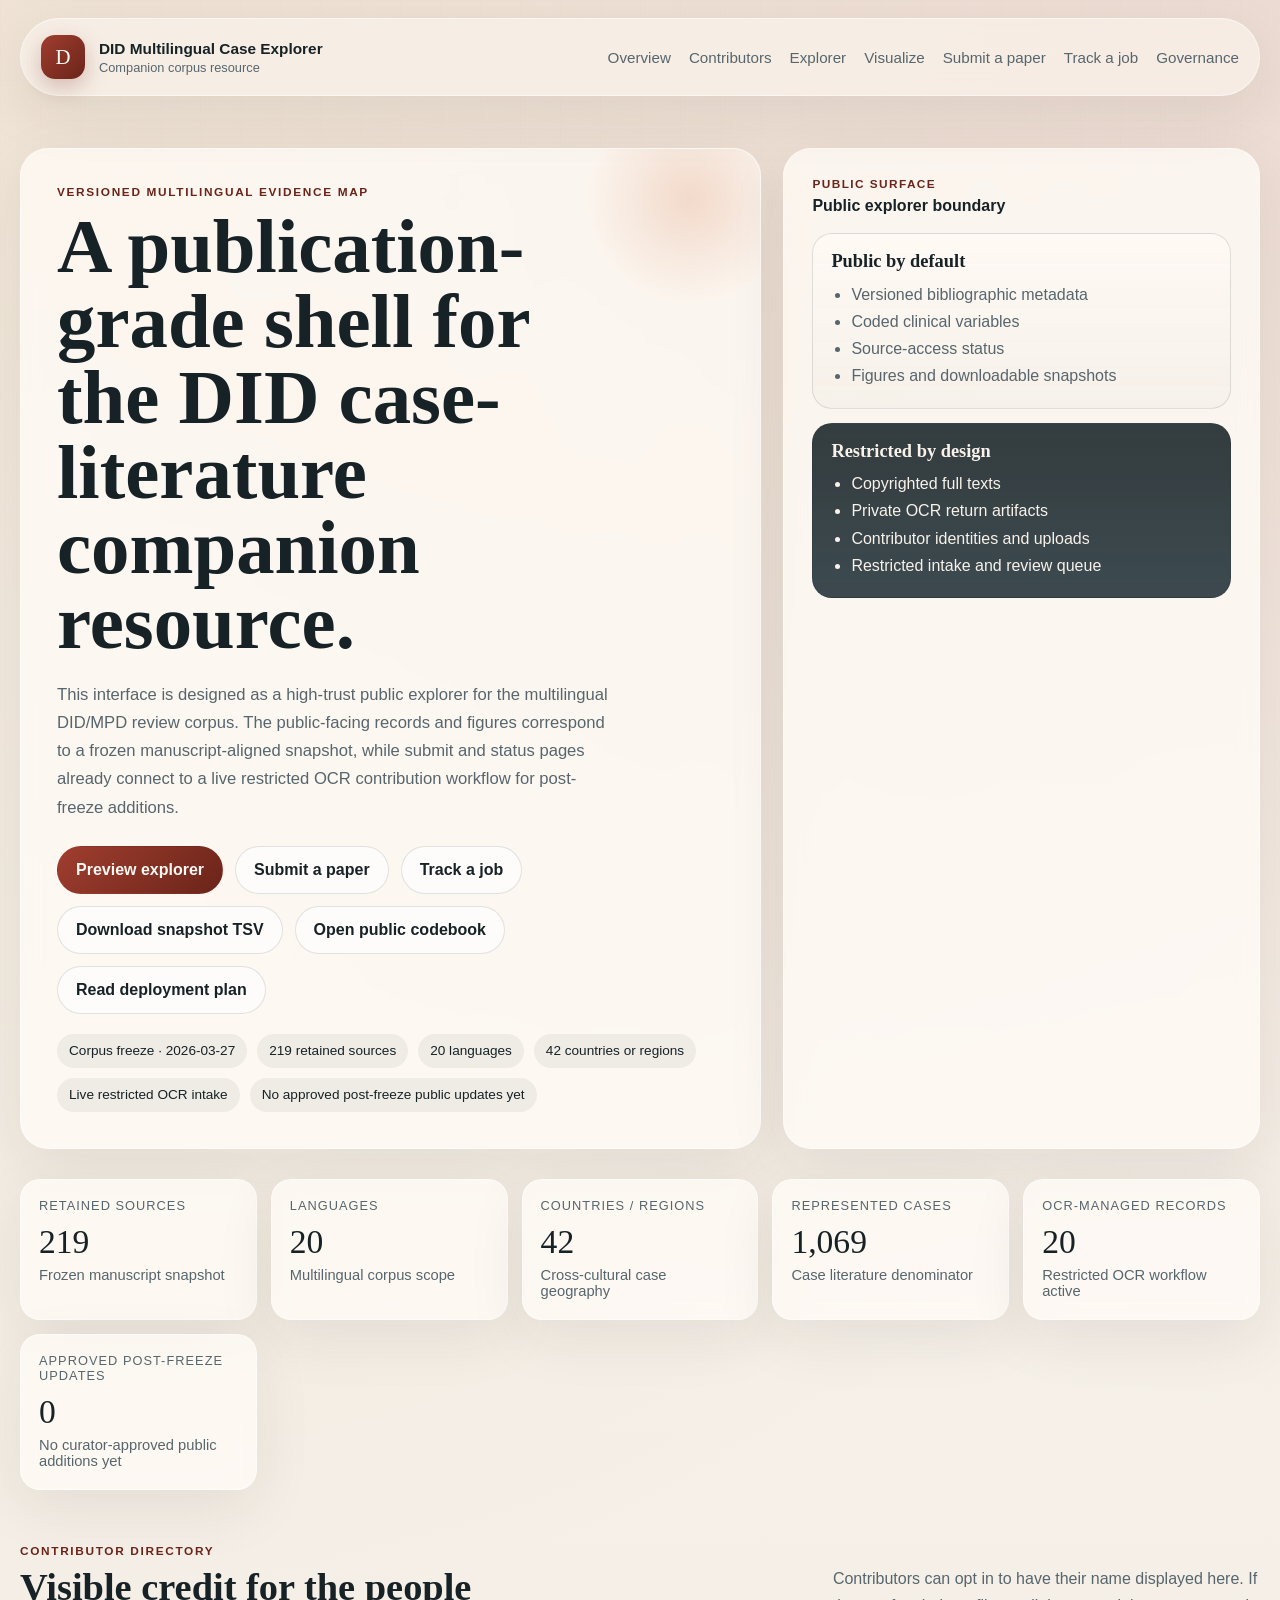
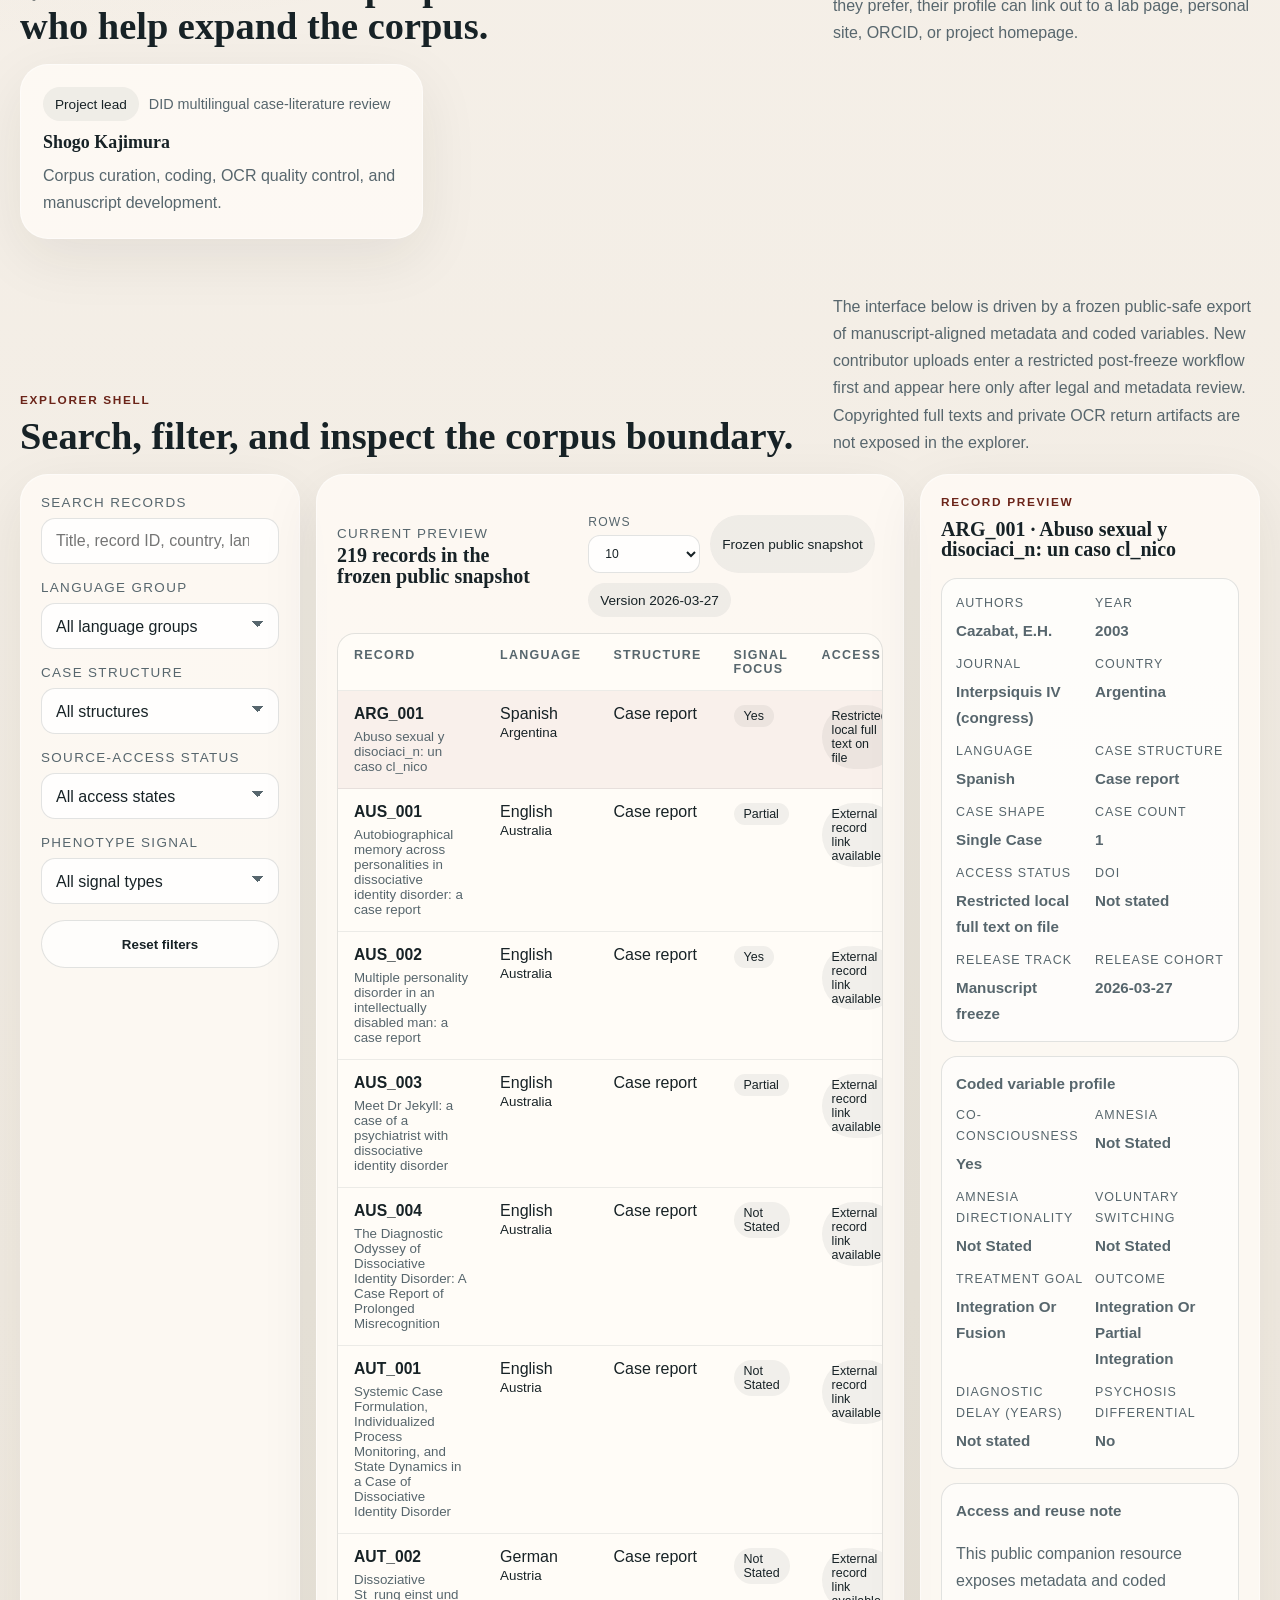
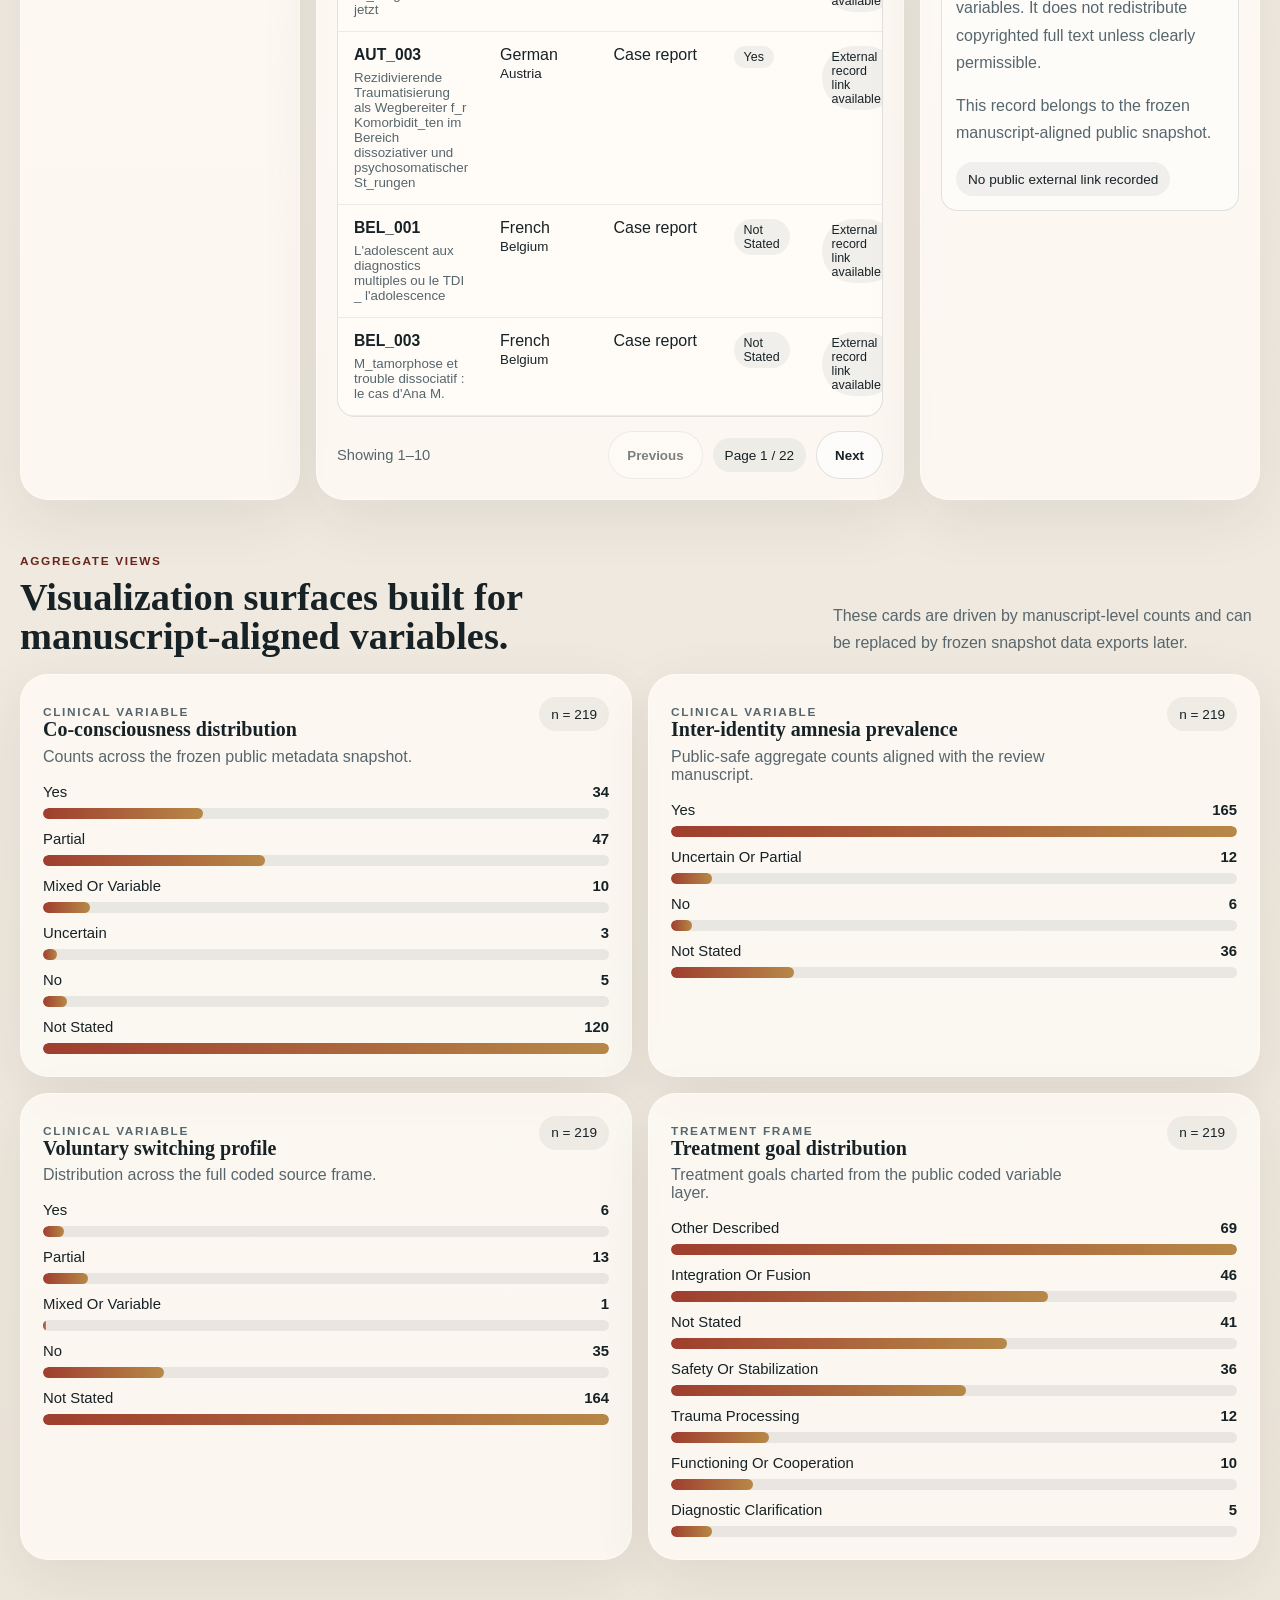
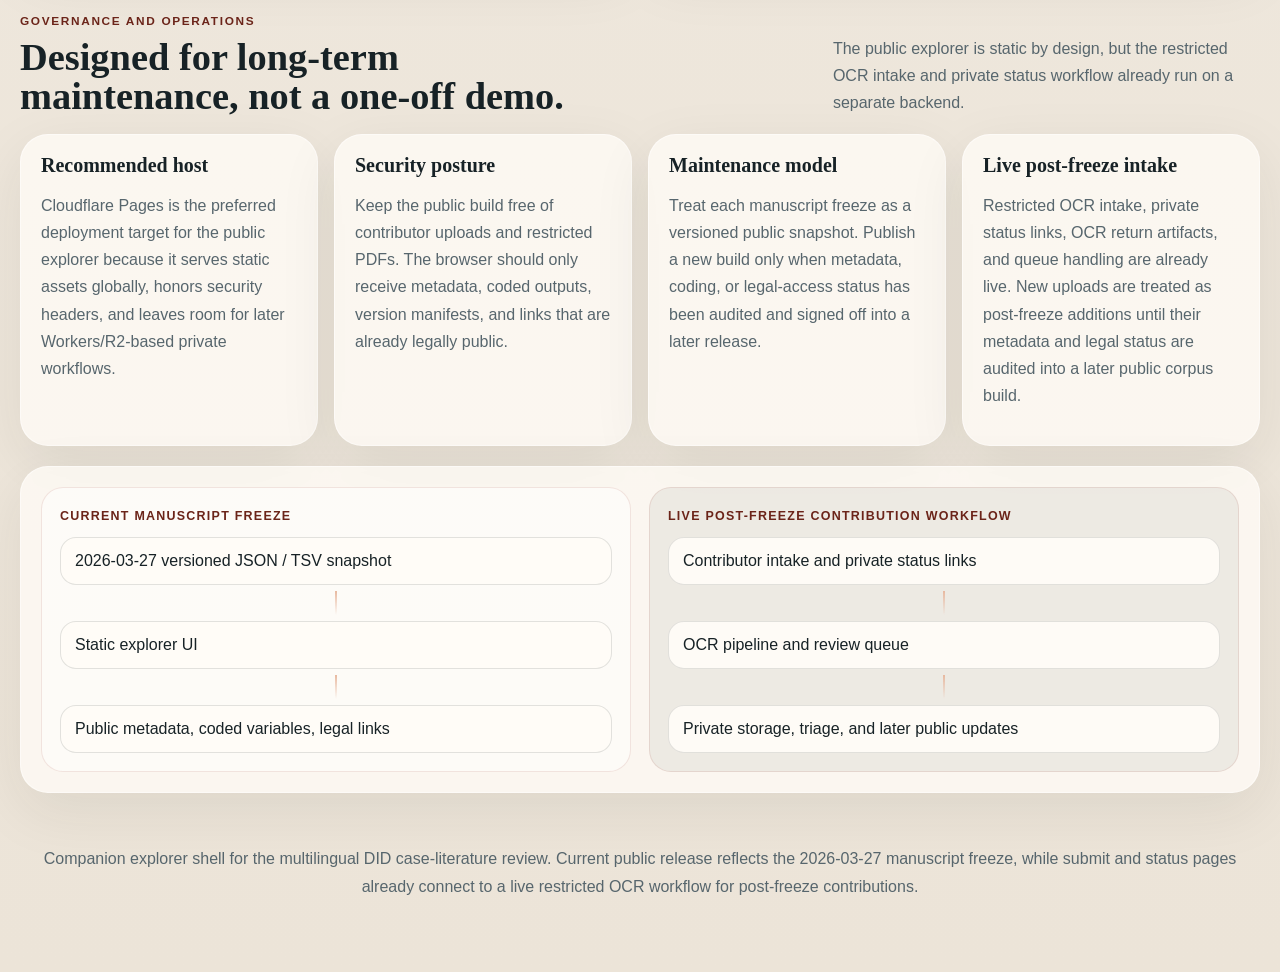
<file: index.html>
<!DOCTYPE html>
<html lang="en">
  <head>
    <meta charset="UTF-8" />
    <meta name="viewport" content="width=device-width, initial-scale=1.0" />
    <title>DID Multilingual Case Explorer</title>
    <meta
      name="description"
      content="Companion explorer for the multilingual DID case-literature review: versioned corpus overview, professional UI shell, and secure public metadata boundary."
    />
    <link rel="icon" type="image/svg+xml" href="./assets/favicon.svg" />
    <link rel="stylesheet" href="./styles.css?v=20260730c" />
  </head>
  <body>
    <div class="site-shell">
      <header class="topbar">
        <a class="brand" href="#top" aria-label="DID multilingual case explorer home">
          <span class="brand-mark">D</span>
          <span class="brand-text">
            <strong>DID Multilingual Case Explorer</strong>
            <small>Companion corpus resource</small>
          </span>
        </a>
        <nav class="nav">
          <a href="#overview">Overview</a>
          <a href="#contributors">Contributors</a>
          <a href="#explorer">Explorer</a>
          <a href="#visualize">Visualize</a>
          <a href="./submit.html">Submit a paper</a>
          <a href="./status.html">Track a job</a>
          <a href="#governance">Governance</a>
        </nav>
      </header>

      <main id="top">
        <section class="hero" id="overview">
          <div class="hero-copy">
            <p class="eyebrow">Versioned multilingual evidence map</p>
            <h1>
              A publication-grade shell for the DID case-literature companion
              resource.
            </h1>
            <p class="hero-text">
              This interface is designed as a high-trust public explorer for the
              multilingual DID/MPD review corpus. The public-facing records and
              figures correspond to a frozen manuscript-aligned snapshot, while
              submit and status pages already connect to a live restricted OCR
              contribution workflow for post-freeze additions.
            </p>
            <div class="hero-actions">
              <a class="button button-primary" href="#explorer">Preview explorer</a>
              <a class="button button-secondary" href="./submit.html">Submit a paper</a>
              <a class="button button-secondary" href="./status.html">Track a job</a>
              <a class="button button-secondary" href="./data/public-snapshot-2026-03-27.tsv"
                >Download snapshot TSV</a
              >
              <a class="button button-secondary" href="./docs/PUBLIC_CODEBOOK_2026-03-27.md"
                >Open public codebook</a
              >
              <a class="button button-secondary" href="./docs/DEPLOYMENT_AND_SECURITY.md"
                >Read deployment plan</a
              >
            </div>
            <div class="hero-badges" id="hero-badges"></div>
          </div>

          <aside class="hero-panel">
            <div class="panel-header">
              <span>Public surface</span>
              <strong>Public explorer boundary</strong>
            </div>
            <div class="boundary-grid">
              <article class="boundary-card boundary-card-public">
                <h2>Public by default</h2>
                <ul>
                  <li>Versioned bibliographic metadata</li>
                  <li>Coded clinical variables</li>
                  <li>Source-access status</li>
                  <li>Figures and downloadable snapshots</li>
                </ul>
              </article>
              <article class="boundary-card boundary-card-restricted">
                <h2>Restricted by design</h2>
                <ul>
                  <li>Copyrighted full texts</li>
                  <li>Private OCR return artifacts</li>
                  <li>Contributor identities and uploads</li>
                  <li>Restricted intake and review queue</li>
                </ul>
              </article>
            </div>
          </aside>
        </section>

        <section class="stats-strip" aria-label="Corpus overview metrics">
          <div id="stat-cards" class="stats-grid"></div>
        </section>

        <section class="section contributor-section" id="contributors">
          <div class="section-header">
            <div>
              <p class="eyebrow">Contributor directory</p>
              <h2>Visible credit for the people who help expand the corpus.</h2>
            </div>
            <p class="section-note">
              Contributors can opt in to have their name displayed here. If
              they prefer, their profile can link out to a lab page, personal
              site, ORCID, or project homepage.
            </p>
          </div>

          <div id="contributor-cards" class="contributor-grid"></div>
        </section>

        <section class="section section-explorer" id="explorer">
          <div class="section-header">
            <div>
              <p class="eyebrow">Explorer shell</p>
              <h2>Search, filter, and inspect the corpus boundary.</h2>
            </div>
            <p class="section-note">
              The interface below is driven by a frozen public-safe export of
              manuscript-aligned metadata and coded variables. New contributor
              uploads enter a restricted post-freeze workflow first and appear
              here only after legal and metadata review. Copyrighted full texts
              and private OCR return artifacts are not exposed in the explorer.
            </p>
          </div>

          <div class="explorer-layout">
            <aside class="filter-panel">
              <div class="filter-group">
                <label for="search">Search records</label>
                <input
                  id="search"
                  type="search"
                  placeholder="Title, record ID, country, language"
                />
              </div>

              <div class="filter-group">
                <label for="language-filter">Language group</label>
                <select id="language-filter">
                  <option value="all">All language groups</option>
                </select>
              </div>

              <div class="filter-group">
                <label for="structure-filter">Case structure</label>
                <select id="structure-filter">
                  <option value="all">All structures</option>
                </select>
              </div>

              <div class="filter-group">
                <label for="access-filter">Source-access status</label>
                <select id="access-filter">
                  <option value="all">All access states</option>
                </select>
              </div>

              <div class="filter-group">
                <label for="signal-filter">Phenotype signal</label>
                <select id="signal-filter">
                  <option value="all">All signal types</option>
                </select>
              </div>

              <button id="reset-filters" class="button button-secondary button-full">
                Reset filters
              </button>
            </aside>

            <div class="explorer-main">
              <div class="explorer-toolbar">
                <div>
                  <p class="toolbar-kicker">Current preview</p>
                  <h3 id="results-count">Loading records…</h3>
                </div>
                <div class="toolbar-meta">
                  <label class="toolbar-control" for="page-size">
                    <span>Rows</span>
                    <select id="page-size">
                      <option value="10" selected>10</option>
                      <option value="20">20</option>
                      <option value="50">50</option>
                      <option value="100">100</option>
                      <option value="all">All</option>
                    </select>
                  </label>
                  <span class="pill">Frozen public snapshot</span>
                  <span class="pill" id="snapshot-pill">Version pending</span>
                </div>
              </div>

              <div class="table-card">
                <table class="record-table">
                  <thead>
                    <tr>
                      <th>Record</th>
                      <th>Language</th>
                      <th>Structure</th>
                      <th>Signal focus</th>
                      <th>Access</th>
                    </tr>
                  </thead>
                  <tbody id="record-table-body"></tbody>
                </table>
                <div id="empty-state" class="empty-state" hidden>
                  No records match the current filter state.
                </div>
              </div>
              <div class="table-pagination">
                <div id="page-summary" class="page-summary">Showing 0–0</div>
                <div class="page-actions">
                  <button id="page-prev" class="button button-secondary" type="button">Previous</button>
                  <span id="page-indicator" class="pill">Page 1 / 1</span>
                  <button id="page-next" class="button button-secondary" type="button">Next</button>
                </div>
              </div>
            </div>

            <aside class="detail-panel">
              <div class="detail-head">
                <p class="eyebrow">Record preview</p>
                <h3 id="detail-title">Select a record</h3>
              </div>
              <div id="detail-content" class="detail-content">
                <p>
                  Select a record to inspect its public metadata, coded-variable
                  profile, and access status.
                </p>
              </div>
            </aside>
          </div>
        </section>

        <section class="section" id="visualize">
          <div class="section-header">
            <div>
              <p class="eyebrow">Aggregate views</p>
              <h2>Visualization surfaces built for manuscript-aligned variables.</h2>
            </div>
            <p class="section-note">
              These cards are driven by manuscript-level counts and can be
              replaced by frozen snapshot data exports later.
            </p>
          </div>

          <div id="visual-cards" class="visual-grid"></div>
        </section>

        <section class="section governance" id="governance">
          <div class="section-header">
            <div>
              <p class="eyebrow">Governance and operations</p>
              <h2>Designed for long-term maintenance, not a one-off demo.</h2>
            </div>
            <p class="section-note">
              The public explorer is static by design, but the restricted OCR
              intake and private status workflow already run on a separate
              backend.
            </p>
          </div>

          <div class="governance-grid">
            <article class="governance-card">
              <h3>Recommended host</h3>
              <p>
                Cloudflare Pages is the preferred deployment target for the
                public explorer because it serves static assets globally, honors
                security headers, and leaves room for later Workers/R2-based
                private workflows.
              </p>
            </article>
            <article class="governance-card">
              <h3>Security posture</h3>
              <p>
                Keep the public build free of contributor uploads and restricted
                PDFs. The browser should only receive metadata, coded outputs,
                version manifests, and links that are already legally public.
              </p>
            </article>
            <article class="governance-card">
              <h3>Maintenance model</h3>
              <p>
                Treat each manuscript freeze as a versioned public snapshot.
                Publish a new build only when metadata, coding, or legal-access
                status has been audited and signed off into a later release.
              </p>
            </article>
            <article class="governance-card">
              <h3>Live post-freeze intake</h3>
              <p>
                Restricted OCR intake, private status links, OCR return
                artifacts, and queue handling are already live. New uploads are
                treated as post-freeze additions until their metadata and legal
                status are audited into a later public corpus build.
              </p>
            </article>
          </div>

          <div class="system-flow">
            <div class="flow-column">
              <span class="flow-label">Current manuscript freeze</span>
              <div class="flow-box">2026-03-27 versioned JSON / TSV snapshot</div>
              <div class="flow-arrow"></div>
              <div class="flow-box">Static explorer UI</div>
              <div class="flow-arrow"></div>
              <div class="flow-box">Public metadata, coded variables, legal links</div>
            </div>
            <div class="flow-column flow-column-restricted">
              <span class="flow-label">Live post-freeze contribution workflow</span>
              <div class="flow-box">Contributor intake and private status links</div>
              <div class="flow-arrow"></div>
              <div class="flow-box">OCR pipeline and review queue</div>
              <div class="flow-arrow"></div>
              <div class="flow-box">Private storage, triage, and later public updates</div>
            </div>
          </div>
        </section>
      </main>

      <footer class="footer">
        <p>
          Companion explorer shell for the multilingual DID case-literature
          review. Current public release reflects the 2026-03-27 manuscript
          freeze, while submit and status pages already connect to a live
          restricted OCR workflow for post-freeze contributions.
        </p>
      </footer>
    </div>

    <script type="module" src="./app.js?v=20260409h"></script>
  </body>
</html>
</file>
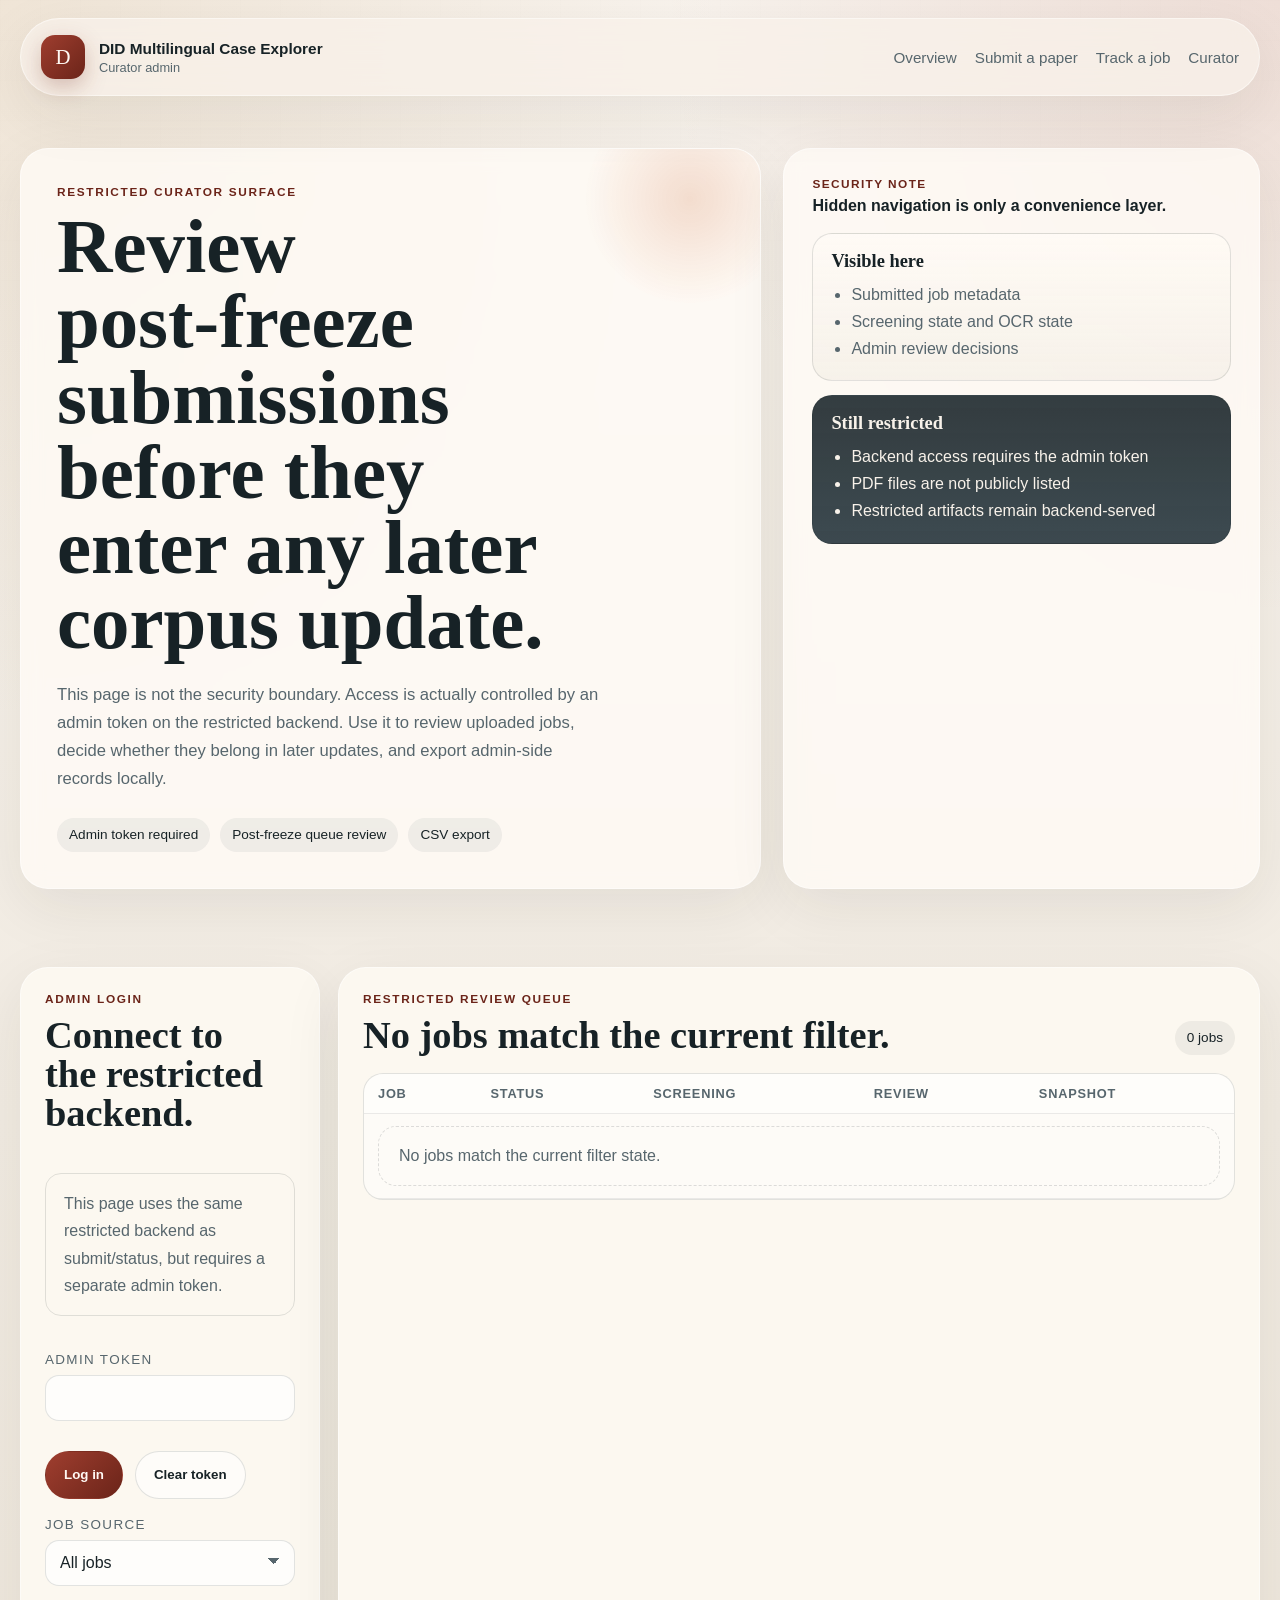
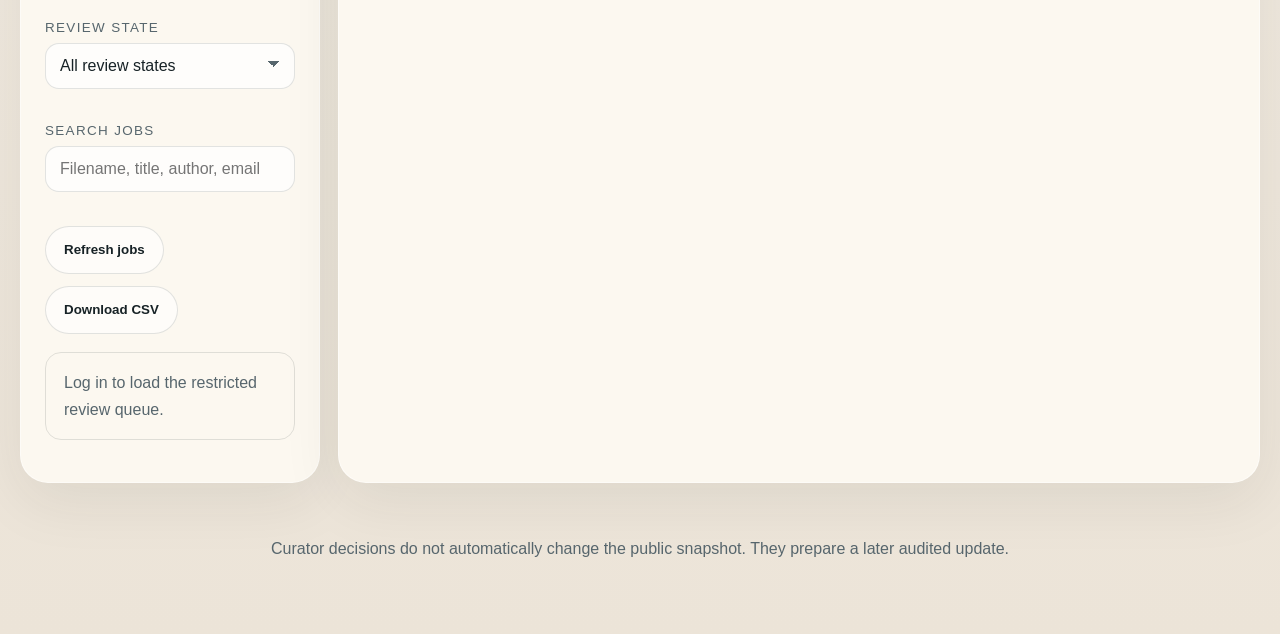
<file: admin.html>
<!DOCTYPE html>
<html lang="en">
  <head>
    <meta charset="UTF-8" />
    <meta name="viewport" content="width=device-width, initial-scale=1.0" />
    <title>Curator Admin | DID Multilingual Case Explorer</title>
    <meta
      name="description"
      content="Curator-only admin surface for reviewing submitted OCR jobs and preparing post-freeze updates."
    />
    <meta name="robots" content="noindex,nofollow,noarchive" />
    <link rel="icon" type="image/svg+xml" href="./assets/favicon.svg" />
    <link rel="stylesheet" href="./styles.css?v=20260730c" />
  </head>
  <body>
    <div class="site-shell">
      <header class="topbar">
        <a class="brand" href="./index.html#top" aria-label="DID multilingual case explorer home">
          <span class="brand-mark">D</span>
          <span class="brand-text">
            <strong>DID Multilingual Case Explorer</strong>
            <small>Curator admin</small>
          </span>
        </a>
        <nav class="nav">
          <a href="./index.html#overview">Overview</a>
          <a href="./submit.html">Submit a paper</a>
          <a href="./status.html">Track a job</a>
          <a href="./admin.html" aria-current="page">Curator</a>
        </nav>
      </header>

      <main id="top">
        <section class="hero submit-hero">
          <div class="hero-copy">
            <p class="eyebrow">Restricted curator surface</p>
            <h1>Review post-freeze submissions before they enter any later corpus update.</h1>
            <p class="hero-text">
              This page is not the security boundary. Access is actually controlled by an
              admin token on the restricted backend. Use it to review uploaded jobs, decide
              whether they belong in later updates, and export admin-side records locally.
            </p>
            <div class="hero-badges">
              <span class="pill">Admin token required</span>
              <span class="pill">Post-freeze queue review</span>
              <span class="pill">CSV export</span>
            </div>
          </div>

          <aside class="hero-panel">
            <div class="panel-header">
              <span>Security note</span>
              <strong>Hidden navigation is only a convenience layer.</strong>
            </div>
            <div class="boundary-grid">
              <article class="boundary-card boundary-card-public">
                <h2>Visible here</h2>
                <ul>
                  <li>Submitted job metadata</li>
                  <li>Screening state and OCR state</li>
                  <li>Admin review decisions</li>
                </ul>
              </article>
              <article class="boundary-card boundary-card-restricted">
                <h2>Still restricted</h2>
                <ul>
                  <li>Backend access requires the admin token</li>
                  <li>PDF files are not publicly listed</li>
                  <li>Restricted artifacts remain backend-served</li>
                </ul>
              </article>
            </div>
          </aside>
        </section>

        <section class="section submit-section">
          <div class="admin-layout">
            <aside class="admin-sidebar">
              <div class="section-header submit-header">
                <div>
                  <p class="eyebrow">Admin login</p>
                  <h2>Connect to the restricted backend.</h2>
                </div>
              </div>

              <div id="admin-config-note" class="info-note" role="status"></div>

              <form id="admin-login-form" class="admin-login-form" novalidate>
                <div class="filter-group">
                  <label for="admin-token">Admin token</label>
                  <input id="admin-token" name="admin_token" type="password" autocomplete="current-password" />
                </div>
                <div class="submit-actions">
                  <button class="button button-primary" type="submit">Log in</button>
                  <button id="admin-logout" class="button button-secondary" type="button">Clear token</button>
                </div>
              </form>

              <div class="filter-group">
                <label for="admin-source-filter">Job source</label>
                <select id="admin-source-filter">
                  <option value="all">All jobs</option>
                  <option value="public">Public submissions</option>
                  <option value="private">Private API jobs</option>
                </select>
              </div>

              <div class="filter-group">
                <label for="admin-review-filter">Review state</label>
                <select id="admin-review-filter">
                  <option value="all">All review states</option>
                  <option value="unreviewed">Unreviewed</option>
                  <option value="include_candidate">Include candidate</option>
                  <option value="hold">Hold</option>
                  <option value="exclude">Exclude</option>
                </select>
              </div>

              <div class="filter-group">
                <label for="admin-search">Search jobs</label>
                <input id="admin-search" type="search" placeholder="Filename, title, author, email" />
              </div>

              <div class="submit-actions">
                <button id="admin-refresh" class="button button-secondary" type="button">Refresh jobs</button>
                <button id="admin-export" class="button button-secondary" type="button">Download CSV</button>
              </div>

              <div id="admin-session-status" class="info-note" role="status">
                Log in to load the restricted review queue.
              </div>
            </aside>

            <section class="admin-main">
              <div class="admin-toolbar">
                <div>
                  <p class="eyebrow">Restricted review queue</p>
                  <h2 id="admin-results-headline">No admin session yet.</h2>
                </div>
                <div class="admin-toolbar-actions">
                  <span id="admin-count-pill" class="pill">0 jobs</span>
                </div>
              </div>

              <div class="admin-table-shell">
                <table class="admin-table">
                  <thead>
                    <tr>
                      <th>Job</th>
                      <th>Status</th>
                      <th>Screening</th>
                      <th>Review</th>
                      <th>Snapshot</th>
                    </tr>
                  </thead>
                  <tbody id="admin-table-body">
                    <tr>
                      <td colspan="5">
                        <div class="admin-empty">Log in to view the restricted submission queue.</div>
                      </td>
                    </tr>
                  </tbody>
                </table>
              </div>

              <section id="admin-detail-panel" class="admin-review-shell" hidden>
                <div class="status-card-header">
                  <div>
                    <p class="eyebrow">Selected job</p>
                    <h3 id="admin-detail-title">No job selected</h3>
                  </div>
                  <span id="admin-detail-pill" class="status-pill">idle</span>
                </div>

                <dl class="admin-detail-grid" id="admin-detail-grid"></dl>

                <form id="admin-review-form" class="admin-review-form" novalidate>
                  <div class="form-grid">
                    <div class="filter-group">
                      <label for="admin-review-state">Review state</label>
                      <select id="admin-review-state" name="admin_review_state">
                        <option value="unreviewed">Unreviewed</option>
                        <option value="include_candidate">Include candidate</option>
                        <option value="hold">Hold</option>
                        <option value="exclude">Exclude</option>
                      </select>
                    </div>

                    <div class="filter-group">
                      <label for="admin-public-release-cohort">Release cohort</label>
                      <input
                        id="admin-public-release-cohort"
                        name="public_release_cohort"
                        type="text"
                        placeholder="e.g. post_freeze_update_01"
                      />
                    </div>
                  </div>

                  <div class="submit-consent-grid">
                    <label class="checkbox-row">
                      <input id="admin-include-in-public-update" name="include_in_public_update" type="checkbox" />
                      <span>Mark as a candidate for a later public update.</span>
                    </label>
                    <label class="checkbox-row">
                      <input
                        id="admin-contributor-display-approved"
                        name="contributor_display_approved"
                        type="checkbox"
                      />
                      <span>Approve contributor display if the submitter requested public credit.</span>
                    </label>
                  </div>

                  <div class="filter-group filter-group-wide">
                    <label for="admin-notes">Admin notes</label>
                    <textarea id="admin-notes" name="admin_notes" rows="5"></textarea>
                  </div>

                  <div class="admin-detail-actions">
                    <button class="button button-primary" type="submit">Save review decision</button>
                    <button id="admin-delete-job" class="button button-secondary danger-button" type="button">
                      Delete local job
                    </button>
                  </div>
                </form>

                <div id="admin-detail-status" class="info-note status-note" role="status">
                  Select a job to review or export.
                </div>
              </section>
            </section>
          </div>
        </section>
      </main>

      <footer class="footer">
        <p>
          Curator decisions do not automatically change the public snapshot. They prepare a
          later audited update.
        </p>
      </footer>
    </div>

    <script type="module" src="./admin.js?v=20260409h"></script>
  </body>
</html>
</file>
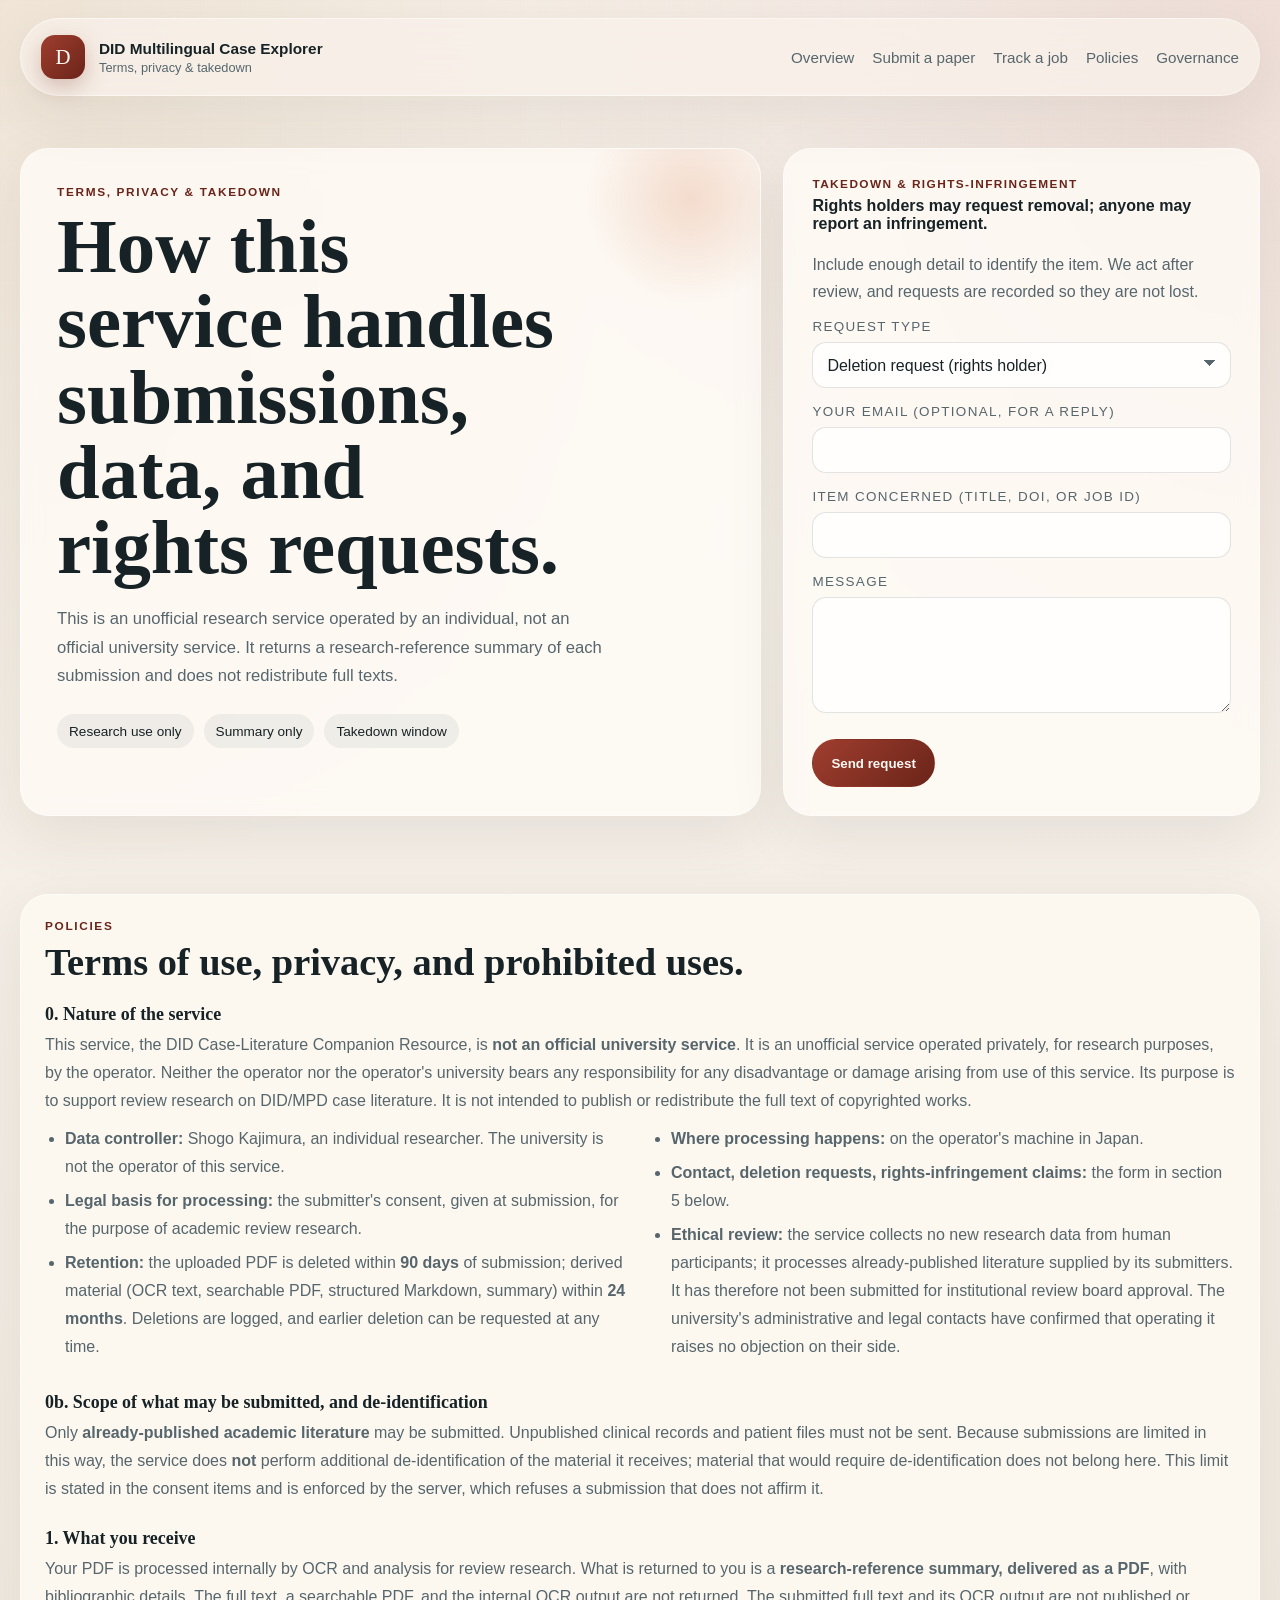
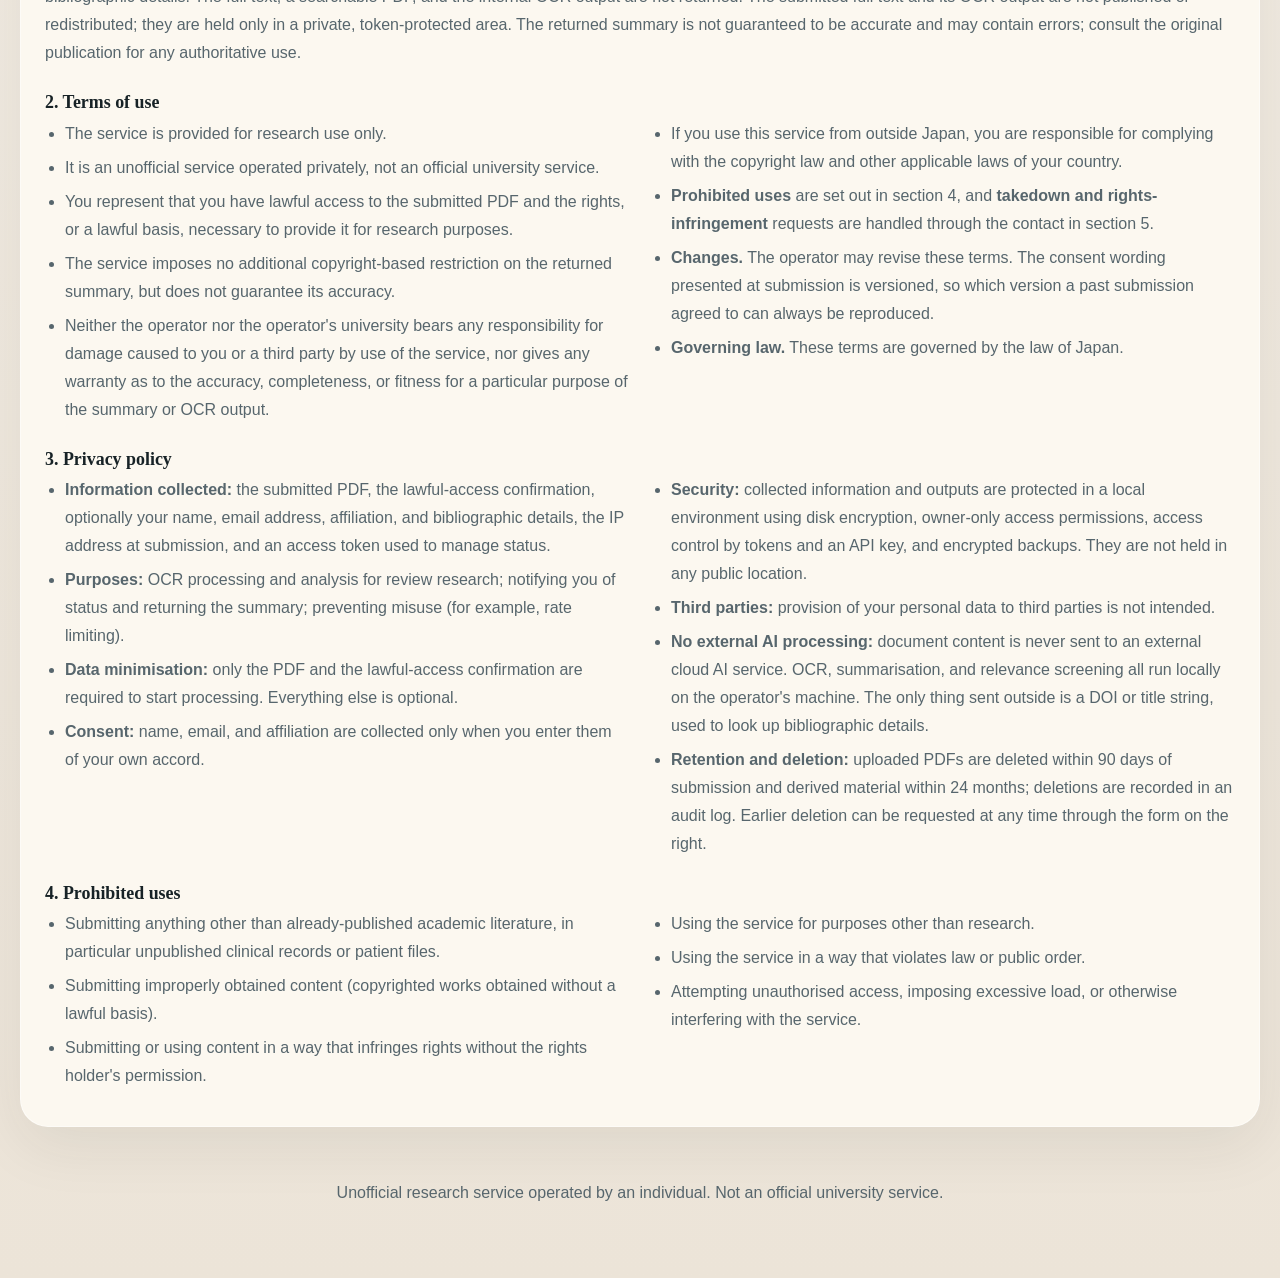
<file: policies.html>
<!DOCTYPE html>
<html lang="en">
  <head>
    <meta charset="UTF-8" />
    <meta name="viewport" content="width=device-width, initial-scale=1.0" />
    <title>Terms, Privacy &amp; Takedown | DID Multilingual Case Explorer</title>
    <meta
      name="description"
      content="Terms of use, privacy policy, prohibited uses, and takedown / rights-infringement contact for the DID/MPD case-literature companion service."
    />
    <link rel="icon" type="image/svg+xml" href="./assets/favicon.svg" />
    <link rel="stylesheet" href="./styles.css?v=20260730c" />
  </head>
  <body>
    <div class="site-shell">
      <header class="topbar">
        <a class="brand" href="./index.html#top" aria-label="DID multilingual case explorer home">
          <span class="brand-mark">D</span>
          <span class="brand-text">
            <strong>DID Multilingual Case Explorer</strong>
            <small>Terms, privacy &amp; takedown</small>
          </span>
        </a>
        <nav class="nav">
          <a href="./index.html#overview">Overview</a>
          <a href="./submit.html">Submit a paper</a>
          <a href="./status.html">Track a job</a>
          <a href="./policies.html" aria-current="page">Policies</a>
          <a href="./index.html#governance">Governance</a>
        </nav>
      </header>

      <main id="top">
        <section class="hero submit-hero">
          <div class="hero-copy">
            <p class="eyebrow">Terms, privacy &amp; takedown</p>
            <h1>How this service handles submissions, data, and rights requests.</h1>
            <p class="hero-text">
              This is an unofficial research service operated by an individual, not an official
              university service. It returns a research-reference summary of each submission and
              does not redistribute full texts.
            </p>
            <div class="hero-badges">
              <span class="pill">Research use only</span>
              <span class="pill">Summary only</span>
              <span class="pill">Takedown window</span>
            </div>
          </div>

          <aside class="hero-panel" id="takedown">
            <div class="panel-header">
              <span>Takedown &amp; rights-infringement</span>
              <strong>Rights holders may request removal; anyone may report an infringement.</strong>
            </div>
            <p class="section-note">
              Include enough detail to identify the item. We act after review, and requests are
              recorded so they are not lost.
            </p>
    <form id="contact-form" class="submission-form" novalidate>
                      <div class="form-grid">
                        <div class="filter-group filter-group-wide">
                          <label for="contact-kind">Request type</label>
                          <select id="contact-kind" name="kind">
                            <option value="deletion">Deletion request (rights holder)</option>
                            <option value="infringement">Report a rights infringement</option>
                            <option value="other">Other / general enquiry</option>
                          </select>
                        </div>
                        <div class="filter-group filter-group-wide">
                          <label for="contact-email">Your email (optional, for a reply)</label>
                          <input id="contact-email" name="email" type="email" autocomplete="email" />
                        </div>
                        <div class="filter-group filter-group-wide">
                          <label for="contact-target">Item concerned (title, DOI, or job ID)</label>
                          <input id="contact-target" name="target" type="text" />
                        </div>
                        <div class="filter-group filter-group-wide">
                          <label for="contact-message">Message</label>
                          <textarea id="contact-message" name="message" rows="5" required></textarea>
                        </div>
                      </div>

                      <input id="contact-website" name="website" type="text" class="honeypot-field" tabindex="-1" autocomplete="off" />

                      <div class="submit-actions">
                        <button id="contact-submit" class="button button-primary" type="submit">Send request</button>
                      </div>
                      <div id="contact-status" class="submit-status" role="status" aria-live="polite" hidden></div>
                    </form>
          </aside>
        </section>

        <section class="section submit-section">
          <div class="policy-full">
            <section class="submit-card">
              <div class="section-header submit-header">
                <div>
                  <p class="eyebrow">Policies</p>
                  <h2>Terms of use, privacy, and prohibited uses.</h2>
                </div>
              </div>

              <h3>0. Nature of the service</h3>
              <p class="policy-text">
                This service, the DID Case-Literature Companion Resource, is
                <strong>not an official university service</strong>. It is an unofficial service
                operated privately, for research purposes, by the operator. Neither the operator nor
                the operator's university bears any responsibility for any disadvantage or damage
                arising from use of this service. Its purpose is to support review research on DID/MPD
                case literature. It is not intended to publish or redistribute the full text of
                copyrighted works.
              </p>
              <ul class="policy-list">
                <li><strong>Data controller:</strong> Shogo Kajimura, an individual researcher. The university is not the operator of this service.</li>
                <li><strong>Legal basis for processing:</strong> the submitter's consent, given at submission, for the purpose of academic review research.</li>
                <li><strong>Retention:</strong> the uploaded PDF is deleted within <strong>90 days</strong> of submission; derived material (OCR text, searchable PDF, structured Markdown, summary) within <strong>24 months</strong>. Deletions are logged, and earlier deletion can be requested at any time.</li>
                <li><strong>Where processing happens:</strong> on the operator's machine in Japan.</li>
                <li><strong>Contact, deletion requests, rights-infringement claims:</strong> the form in section 5 below.</li>
                <li><strong>Ethical review:</strong> the service collects no new research data from human participants; it processes already-published literature supplied by its submitters. It has therefore not been submitted for institutional review board approval. The university's administrative and legal contacts have confirmed that operating it raises no objection on their side.</li>
              </ul>

              <h3>0b. Scope of what may be submitted, and de-identification</h3>
              <p class="policy-text">
                Only <strong>already-published academic literature</strong> may be submitted.
                Unpublished clinical records and patient files must not be sent. Because submissions
                are limited in this way, the service does <strong>not</strong> perform additional
                de-identification of the material it receives; material that would require
                de-identification does not belong here. This limit is stated in the consent items and
                is enforced by the server, which refuses a submission that does not affirm it.
              </p>

              <h3>1. What you receive</h3>
              <p class="policy-text">
                Your PDF is processed internally by OCR and analysis for review research. What is
                returned to you is a <strong>research-reference summary, delivered as a PDF</strong>, with bibliographic details.
                The full text, a searchable PDF, and the internal OCR output are not returned. The
                submitted full text and its OCR output are not published or redistributed; they are held
                only in a private, token-protected area. The returned summary is not guaranteed to be
                accurate and may contain errors; consult the original publication for any authoritative use.
              </p>

              <h3>2. Terms of use</h3>
              <ul class="policy-list">
                <li>The service is provided for research use only.</li>
                <li>It is an unofficial service operated privately, not an official university service.</li>
                <li>
                  You represent that you have lawful access to the submitted PDF and the rights, or a
                  lawful basis, necessary to provide it for research purposes.
                </li>
                <li>
                  The service imposes no additional copyright-based restriction on the returned summary,
                  but does not guarantee its accuracy.
                </li>
                <li>
                  Neither the operator nor the operator's university bears any responsibility for damage
                  caused to you or a third party by use of the service, nor gives any warranty as to the
                  accuracy, completeness, or fitness for a particular purpose of the summary or OCR output.
                </li>
                <li>
                  If you use this service from outside Japan, you are responsible for complying with the
                  copyright law and other applicable laws of your country.
                </li>
                <li>
                  <strong>Prohibited uses</strong> are set out in section 4, and <strong>takedown and
                  rights-infringement</strong> requests are handled through the contact in section 5.
                </li>
                <li>
                  <strong>Changes.</strong> The operator may revise these terms. The consent wording
                  presented at submission is versioned, so which version a past submission agreed to can
                  always be reproduced.
                </li>
                <li>
                  <strong>Governing law.</strong> These terms are governed by the law of Japan.
                </li>
              </ul>

              <h3>3. Privacy policy</h3>
              <ul class="policy-list">
                <li>
                  <strong>Information collected:</strong> the submitted PDF, the lawful-access
                  confirmation, optionally your name, email address, affiliation, and bibliographic
                  details, the IP address at submission, and an access token used to manage status.
                </li>
                <li>
                  <strong>Purposes:</strong> OCR processing and analysis for review research; notifying
                  you of status and returning the summary; preventing misuse (for example, rate limiting).
                </li>
                <li>
                  <strong>Data minimisation:</strong> only the PDF and the lawful-access confirmation are
                  required to start processing. Everything else is optional.
                </li>
                <li>
                  <strong>Consent:</strong> name, email, and affiliation are collected only when you
                  enter them of your own accord.
                </li>
                <li>
                  <strong>Security:</strong> collected information and outputs are protected in a local
                  environment using disk encryption, owner-only access permissions, access control by
                  tokens and an API key, and encrypted backups. They are not held in any public location.
                </li>
                <li><strong>Third parties:</strong> provision of your personal data to third parties is not intended.</li>
                <li>
                  <strong>No external AI processing:</strong> document content is never sent to an external
                  cloud AI service. OCR, summarisation, and relevance screening all run locally on the
                  operator's machine. The only thing sent outside is a DOI or title string, used to look up
                  bibliographic details.
                </li>
                <li><strong>Retention and deletion:</strong> uploaded PDFs are deleted within 90 days of submission and derived material within 24 months; deletions are recorded in an audit log. Earlier deletion can be requested at any time through the form on the right.</li>
              </ul>

              <h3>4. Prohibited uses</h3>
              <ul class="policy-list">
                <li>
                  Submitting anything other than already-published academic literature, in particular
                  unpublished clinical records or patient files.
                </li>
                <li>Submitting improperly obtained content (copyrighted works obtained without a lawful basis).</li>
                <li>Submitting or using content in a way that infringes rights without the rights holder's permission.</li>
                <li>Using the service for purposes other than research.</li>
                <li>Using the service in a way that violates law or public order.</li>
                <li>Attempting unauthorised access, imposing excessive load, or otherwise interfering with the service.</li>
              </ul>
            </section>

          </div>
        </section>

        <footer class="footer">
          <p>Unofficial research service operated by an individual. Not an official university service.</p>
        </footer>
      </main>
    </div>
    <script type="module" src="./policies.js"></script>
  </body>
</html>
</file>
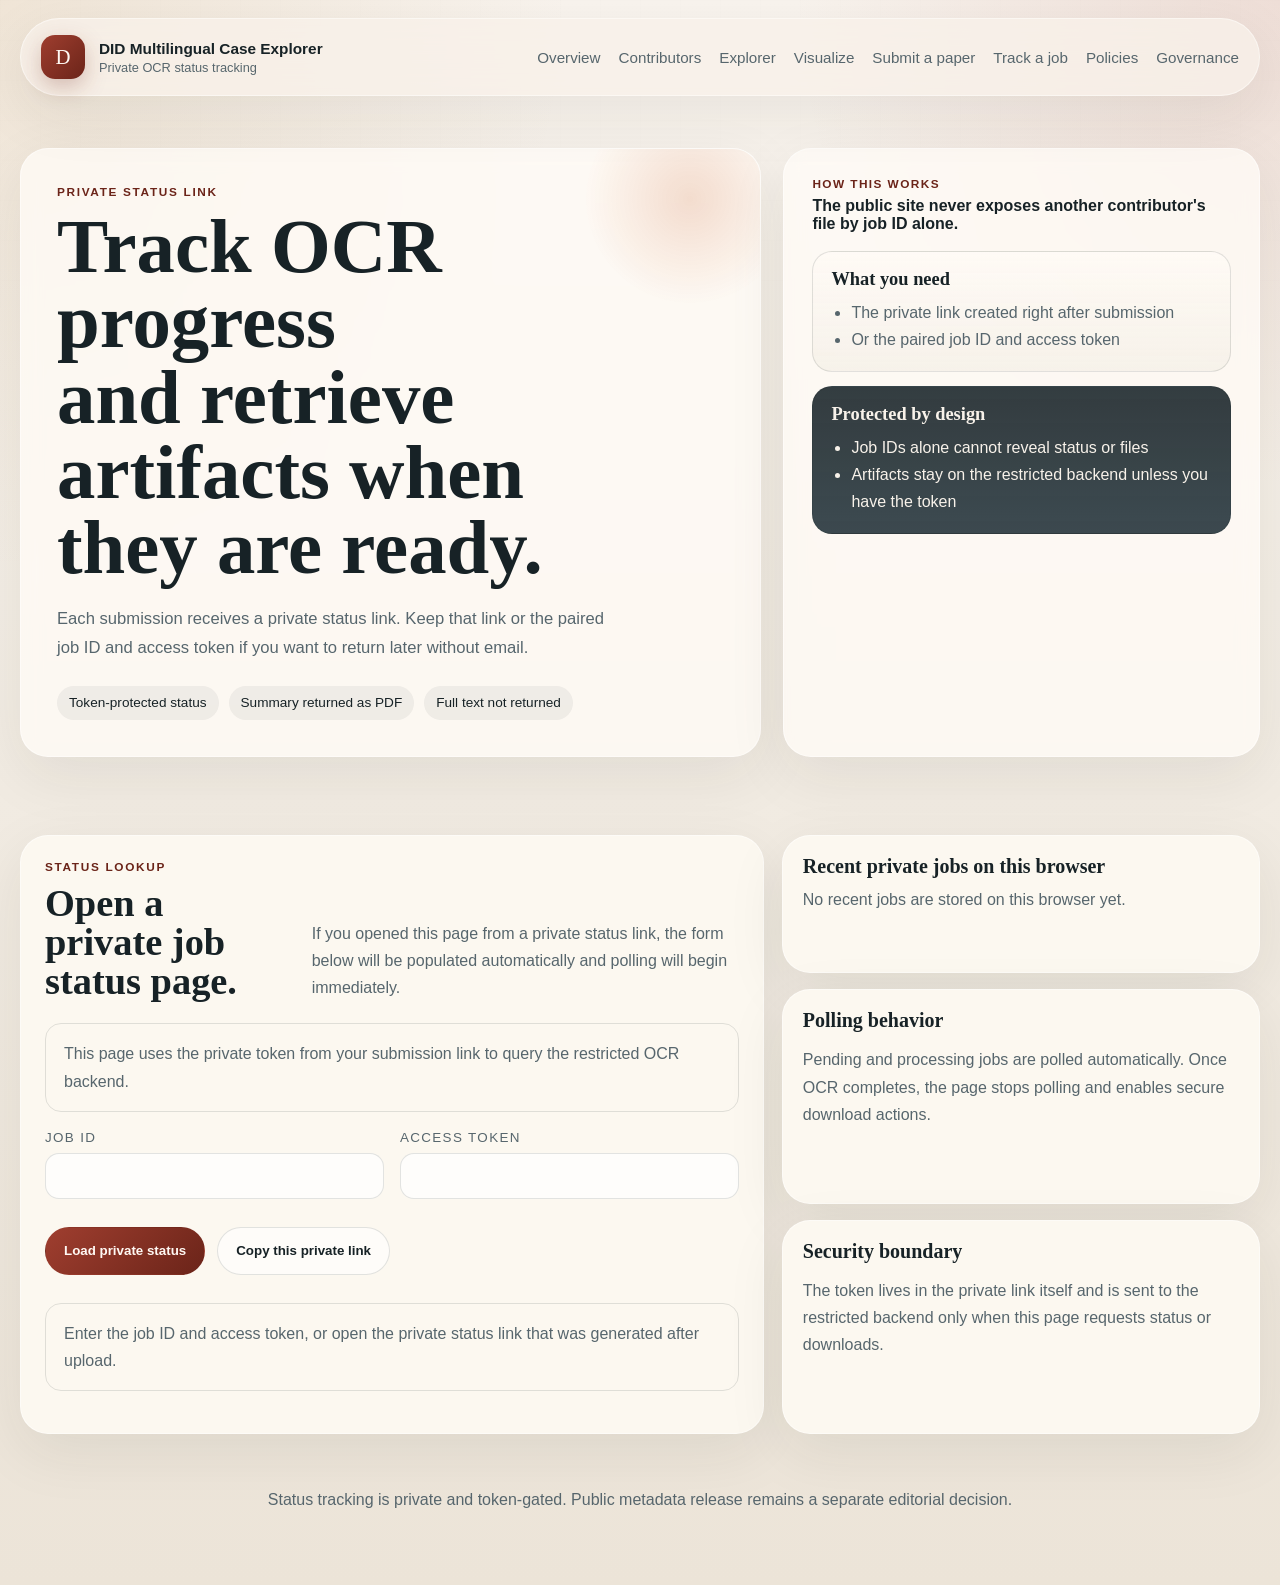
<file: status.html>
<!DOCTYPE html>
<html lang="en">
  <head>
    <meta charset="UTF-8" />
    <meta name="viewport" content="width=device-width, initial-scale=1.0" />
    <title>Track a Job | DID Multilingual Case Explorer</title>
    <meta
      name="description"
      content="Private status page for restricted OCR submissions to the DID/MPD companion explorer."
    />
    <link rel="icon" type="image/svg+xml" href="./assets/favicon.svg" />
    <link rel="stylesheet" href="./styles.css?v=20260730c" />
  </head>
  <body>
    <div class="site-shell">
      <header class="topbar">
        <a class="brand" href="./index.html#top" aria-label="DID multilingual case explorer home">
          <span class="brand-mark">D</span>
          <span class="brand-text">
            <strong>DID Multilingual Case Explorer</strong>
            <small>Private OCR status tracking</small>
          </span>
        </a>
        <nav class="nav">
          <a href="./index.html#overview">Overview</a>
          <a href="./index.html#contributors">Contributors</a>
          <a href="./index.html#explorer">Explorer</a>
          <a href="./index.html#visualize">Visualize</a>
          <a href="./submit.html">Submit a paper</a>
          <a href="./status.html" aria-current="page">Track a job</a>
          <a href="./policies.html">Policies</a>
          <a href="./index.html#governance">Governance</a>
        </nav>
      </header>

      <main id="top">
        <section class="hero submit-hero">
          <div class="hero-copy">
            <p class="eyebrow">Private status link</p>
            <h1>Track OCR progress and retrieve artifacts when they are ready.</h1>
            <p class="hero-text">
              Each submission receives a private status link. Keep that link or the paired
              job ID and access token if you want to return later without email.
            </p>
            <div class="hero-badges">
              <span class="pill">Token-protected status</span>
              <span class="pill">Summary returned as PDF</span>
              <span class="pill">Full text not returned</span>
            </div>
          </div>

          <aside class="hero-panel">
            <div class="panel-header">
              <span>How this works</span>
              <strong>The public site never exposes another contributor's file by job ID alone.</strong>
            </div>
            <div class="boundary-grid">
              <article class="boundary-card boundary-card-public">
                <h2>What you need</h2>
                <ul>
                  <li>The private link created right after submission</li>
                  <li>Or the paired job ID and access token</li>
                </ul>
              </article>
              <article class="boundary-card boundary-card-restricted">
                <h2>Protected by design</h2>
                <ul>
                  <li>Job IDs alone cannot reveal status or files</li>
                  <li>Artifacts stay on the restricted backend unless you have the token</li>
                </ul>
              </article>
            </div>
          </aside>
        </section>

        <section class="section submit-section">
          <div class="submit-layout status-layout">
            <section class="submit-card">
              <div class="section-header submit-header">
                <div>
                  <p class="eyebrow">Status lookup</p>
                  <h2>Open a private job status page.</h2>
                </div>
                <p class="section-note">
                  If you opened this page from a private status link, the form below will
                  be populated automatically and polling will begin immediately.
                </p>
              </div>

              <div id="status-config-note" class="info-note" role="status"></div>

              <form id="status-form" class="submission-form status-form" novalidate>
                <div class="form-grid">
                  <div class="filter-group">
                    <label for="status-job-id">Job ID</label>
                    <input id="status-job-id" name="job_id" type="text" required />
                  </div>

                  <div class="filter-group">
                    <label for="status-access-token">Access token</label>
                    <input id="status-access-token" name="access_token" type="text" required />
                  </div>
                </div>

                <div class="submit-actions">
                  <button id="status-load-button" class="button button-primary" type="submit">
                    Load private status
                  </button>
                  <button id="status-copy-link" class="button button-secondary" type="button">
                    Copy this private link
                  </button>
                </div>
              </form>

              <div id="status-message" class="info-note status-note" role="status" aria-live="polite">
                Enter the job ID and access token, or open the private status link that was
                generated after upload.
              </div>

              <section id="status-result" class="status-result" hidden>
                <div class="status-card-header">
                  <div>
                    <p class="eyebrow">Restricted backend status</p>
                    <h3 id="status-headline">Waiting for submission data</h3>
                  </div>
                  <span id="status-pill" class="status-pill">idle</span>
                </div>

                <dl class="status-meta-grid">
                  <div class="status-meta-item">
                    <dt>Original filename</dt>
                    <dd id="status-original-filename">-</dd>
                  </div>
                  <div class="status-meta-item">
                    <dt>Created</dt>
                    <dd id="status-created-at">-</dd>
                  </div>
                  <div class="status-meta-item">
                    <dt>Updated</dt>
                    <dd id="status-updated-at">-</dd>
                  </div>
                  <div class="status-meta-item">
                    <dt>Worker state</dt>
                    <dd id="status-state">-</dd>
                  </div>
                  <div class="status-meta-item">
                    <dt>Queue position</dt>
                    <dd id="status-queue-position">-</dd>
                  </div>
                  <div class="status-meta-item">
                    <dt>Jobs ahead</dt>
                    <dd id="status-jobs-ahead">-</dd>
                  </div>
                </dl>

                <div id="status-detail" class="status-detail-box">
                  Waiting for a valid private job token.
                </div>
              </section>

              <section id="metadata-panel" class="status-result" hidden>
                <div class="status-card-header">
                  <div>
                    <p class="eyebrow">Optional follow-up details</p>
                    <h3>Save bibliographic or contributor information while the OCR job runs.</h3>
                  </div>
                  <span class="pill">Private metadata</span>
                </div>

                <form id="metadata-form" class="submission-form" novalidate>
                  <div class="form-grid">
                    <div class="filter-group">
                      <label for="meta-paper-title">Paper title</label>
                      <input id="meta-paper-title" name="paper_title" type="text" />
                    </div>

                    <div class="filter-group">
                      <label for="meta-paper-authors">Authors</label>
                      <input id="meta-paper-authors" name="paper_authors" type="text" />
                    </div>

                    <div class="filter-group">
                      <label for="meta-paper-year">Year</label>
                      <input id="meta-paper-year" name="paper_year" type="text" inputmode="numeric" />
                    </div>

                    <div class="filter-group">
                      <label for="meta-paper-journal">Journal / source</label>
                      <input id="meta-paper-journal" name="paper_journal" type="text" />
                    </div>

                    <div class="filter-group">
                      <label for="meta-source-url">DOI or source URL</label>
                      <input id="meta-source-url" name="source_url" type="url" />
                    </div>

                    <div class="filter-group">
                      <label for="meta-submitter-name">Your name</label>
                      <input id="meta-submitter-name" name="submitter_name" type="text" />
                    </div>

                    <div class="filter-group">
                      <label for="meta-submitter-email">Email</label>
                      <input id="meta-submitter-email" name="submitter_email" type="email" />
                    </div>

                    <div class="filter-group">
                      <label for="meta-submitter-affiliation">Affiliation</label>
                      <input id="meta-submitter-affiliation" name="submitter_affiliation" type="text" />
                    </div>

                    <div class="filter-group">
                      <label for="meta-contributor-display-name">Public contributor name</label>
                      <input
                        id="meta-contributor-display-name"
                        name="contributor_display_name"
                        type="text"
                        placeholder="If entered, this will be treated as consent to display your name."
                      />
                    </div>

                    <div class="filter-group">
                      <label for="meta-contributor-link-url">Contributor homepage / lab link</label>
                      <input id="meta-contributor-link-url" name="contributor_link_url" type="url" />
                    </div>

                    <div class="filter-group filter-group-wide">
                      <label for="meta-notes">Notes</label>
                      <textarea id="meta-notes" name="notes" rows="4"></textarea>
                    </div>
                  </div>

                  <div class="submit-actions">
                    <button id="save-metadata-button" class="button button-secondary" type="submit">
                      Save optional details
                    </button>
                  </div>
                </form>
              </section>

              <section id="download-panel" class="status-result" hidden>
                <div class="status-card-header">
                  <div>
                    <p class="eyebrow">Summary download</p>
                    <h3>A research-reference summary (PDF) is returned once processing finishes.</h3>
                  </div>
                  <span class="pill">Summary only</span>
                </div>

                <div id="download-note" class="status-detail-box">
                  This service returns a research-reference <strong>summary</strong> of your
                  submission. It does not return the full text or a searchable PDF. The full text
                  is used only internally for the review research and is not redistributed.
                </div>

                <div class="status-download-grid">
                  <button
                    id="download-summary"
                    class="button button-primary"
                    type="button"
                    disabled
                  >
                    Download summary (PDF)
                  </button>
                </div>
              </section>
            </section>

            <aside class="submit-side">
              <article class="governance-card">
                <h3>Recent private jobs on this browser</h3>
                <div id="recent-jobs" class="recent-jobs">
                  <p class="section-note">No recent jobs are stored on this browser yet.</p>
                </div>
              </article>
              <article class="governance-card">
                <h3>Polling behavior</h3>
                <p>
                  Pending and processing jobs are polled automatically. Once OCR completes,
                  the page stops polling and enables secure download actions.
                </p>
              </article>
              <article class="governance-card">
                <h3>Security boundary</h3>
                <p>
                  The token lives in the private link itself and is sent to the restricted
                  backend only when this page requests status or downloads.
                </p>
              </article>
            </aside>
          </div>
        </section>
      </main>

      <footer class="footer">
        <p>
          Status tracking is private and token-gated. Public metadata release remains a
          separate editorial decision.
        </p>
      </footer>
    </div>

    <script type="module" src="./status.js?v=20260409h"></script>
  </body>
</html>
</file>
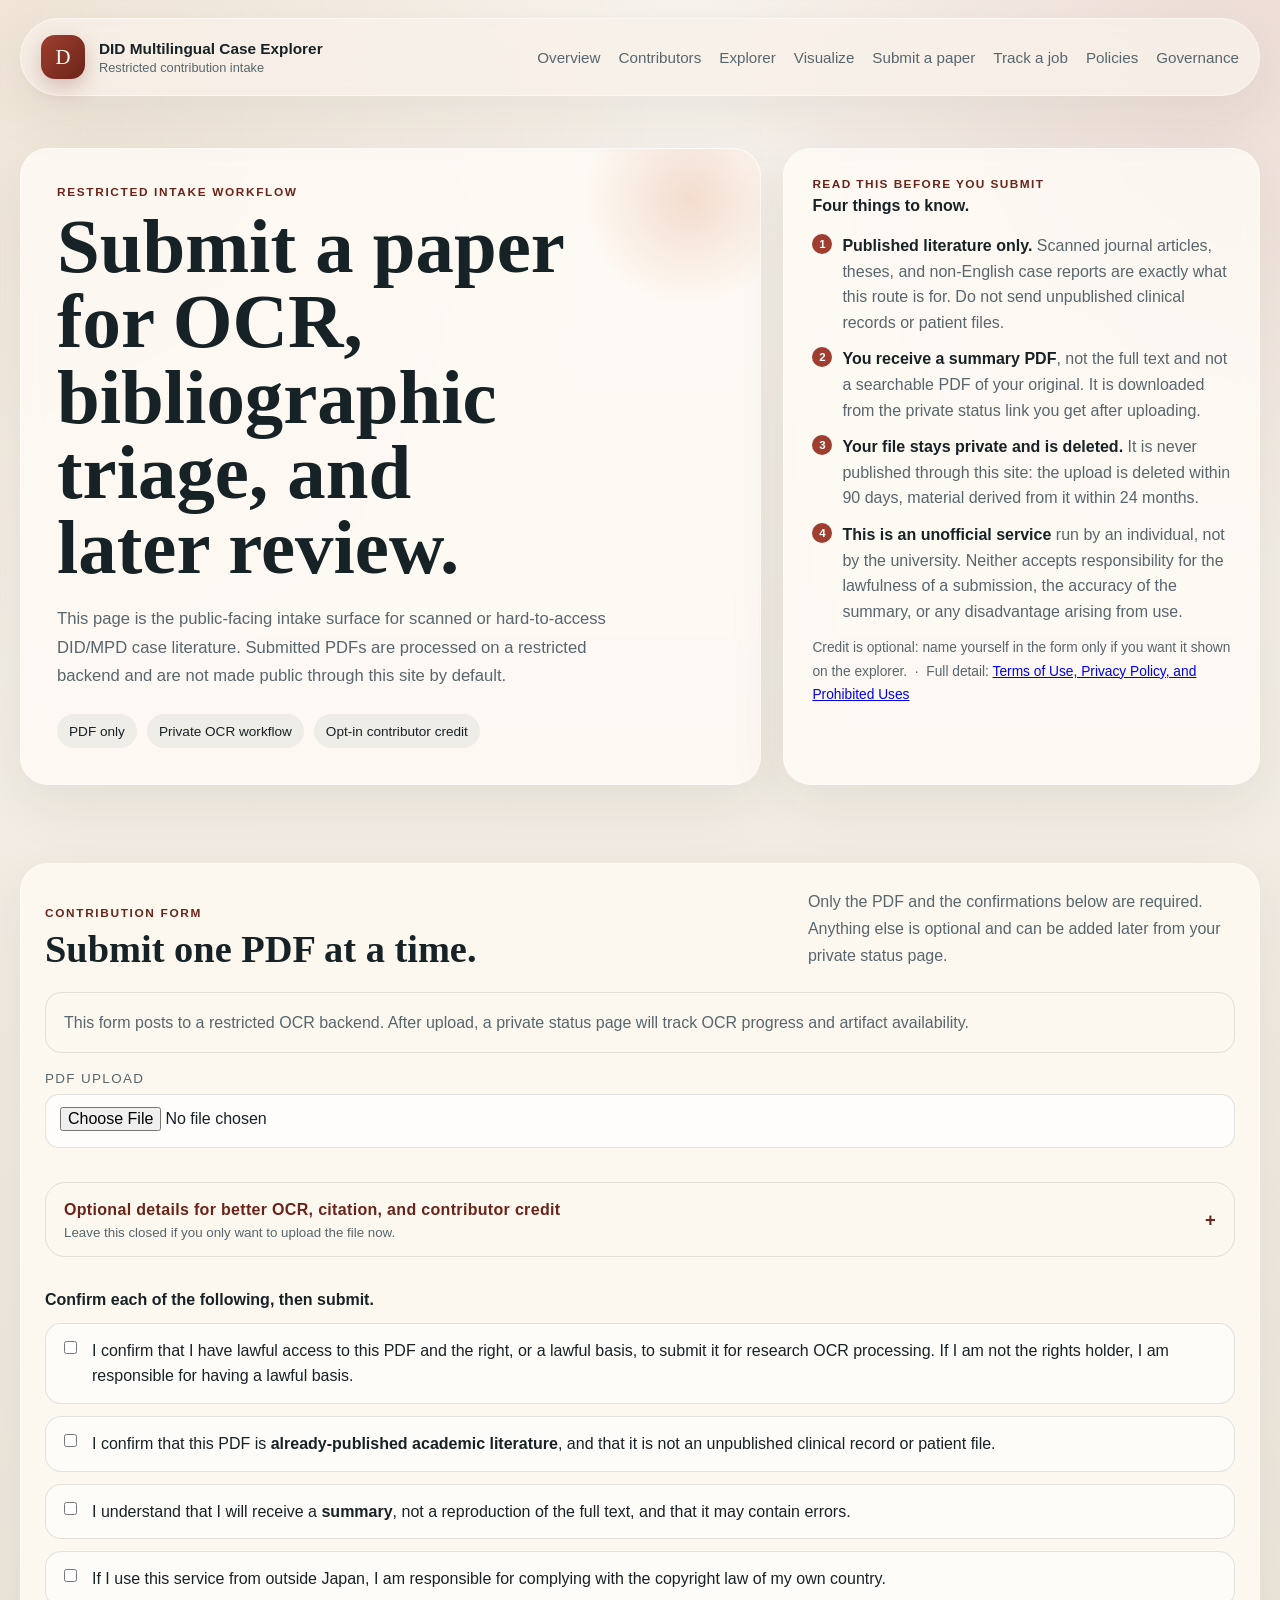
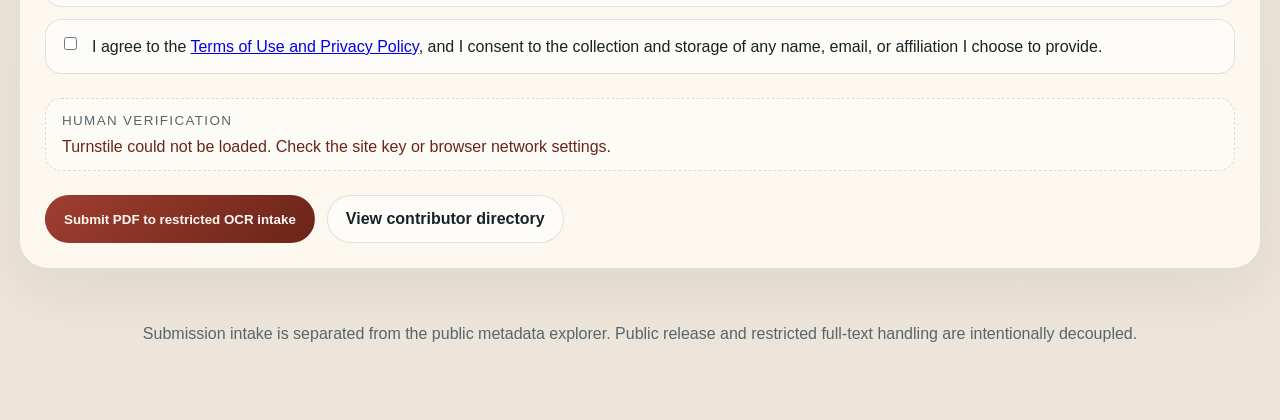
<file: submit.html>
<!DOCTYPE html>
<html lang="en">
  <head>
    <meta charset="UTF-8" />
    <meta name="viewport" content="width=device-width, initial-scale=1.0" />
    <title>Submit a Paper | DID Multilingual Case Explorer</title>
    <meta
      name="description"
      content="Submission portal for contributing DID/MPD case-literature PDFs to the restricted OCR and review workflow."
    />
    <link rel="icon" type="image/svg+xml" href="./assets/favicon.svg" />
    <link rel="stylesheet" href="./styles.css?v=20260730c" />
  </head>
  <body>
    <div class="site-shell">
      <header class="topbar">
        <a class="brand" href="./index.html#top" aria-label="DID multilingual case explorer home">
          <span class="brand-mark">D</span>
          <span class="brand-text">
            <strong>DID Multilingual Case Explorer</strong>
            <small>Restricted contribution intake</small>
          </span>
        </a>
        <nav class="nav">
          <a href="./index.html#overview">Overview</a>
          <a href="./index.html#contributors">Contributors</a>
          <a href="./index.html#explorer">Explorer</a>
          <a href="./index.html#visualize">Visualize</a>
          <a href="./submit.html" aria-current="page">Submit a paper</a>
          <a href="./status.html">Track a job</a>
          <a href="./policies.html">Policies</a>
          <a href="./index.html#governance">Governance</a>
        </nav>
      </header>

      <main id="top">
        <section class="hero submit-hero">
          <div class="hero-copy">
            <p class="eyebrow">Restricted intake workflow</p>
            <h1>Submit a paper for OCR, bibliographic triage, and later review.</h1>
            <p class="hero-text">
              This page is the public-facing intake surface for scanned or hard-to-access
              DID/MPD case literature. Submitted PDFs are processed on a restricted backend
              and are not made public through this site by default.
            </p>
            <div class="hero-badges">
              <span class="pill">PDF only</span>
              <span class="pill">Private OCR workflow</span>
              <span class="pill">Opt-in contributor credit</span>
            </div>
          </div>

          <aside class="hero-panel">
            <div class="panel-header">
              <span>Read this before you submit</span>
              <strong>Four things to know.</strong>
            </div>
            <ol class="keypoints">
              <li>
                <b>Published literature only.</b> Scanned journal articles, theses, and non-English
                case reports are exactly what this route is for. Do not send unpublished clinical
                records or patient files.
              </li>
              <li>
                <b>You receive a summary PDF</b>, not the full text and not a searchable PDF of your
                original. It is downloaded from the private status link you get after uploading.
              </li>
              <li>
                <b>Your file stays private and is deleted.</b> It is never published through this
                site: the upload is deleted within 90 days, material derived from it within 24 months.
              </li>
              <li>
                <b>This is an unofficial service</b> run by an individual, not by the university.
                Neither accepts responsibility for the lawfulness of a submission, the accuracy of
                the summary, or any disadvantage arising from use.
              </li>
            </ol>
            <p class="keypoints-more">
              Credit is optional: name yourself in the form only if you want it shown on the
              explorer. &nbsp;·&nbsp; Full detail:
              <a href="./policies.html">Terms of Use, Privacy Policy, and Prohibited Uses</a>
            </p>
          </aside>
        </section>

        <section class="section submit-section">
          <div class="policy-full">
            <section class="submit-card">
              <div class="section-header submit-header">
                <div>
                  <p class="eyebrow">Contribution form</p>
                  <h2>Submit one PDF at a time.</h2>
                </div>
                <p class="section-note">
                  Only the PDF and the confirmations below are required. Anything else is optional
                  and can be added later from your private status page.
                </p>
              </div>

              <div id="submission-config-note" class="submit-banner" role="status"></div>

              <form id="submission-form" class="submission-form" novalidate>
                <div class="form-grid">
                  <div class="filter-group filter-group-wide">
                    <label for="file">PDF upload</label>
                    <input id="file" name="file" type="file" accept=".pdf,application/pdf" required />
                  </div>
                </div>

                <details class="optional-panel">
                  <summary>
                    <span>Optional details for better OCR, citation, and contributor credit</span>
                    <small>Leave this closed if you only want to upload the file now.</small>
                  </summary>
                  <div class="form-grid optional-grid">
                    <div class="filter-group">
                      <label for="languages">OCR language code(s)</label>
                      <input
                        id="languages"
                        name="languages"
                        type="text"
                        placeholder="Optional, e.g. jpn+eng or fra+eng"
                      />
                    </div>

                    <div class="filter-group">
                      <label for="submitter-name">Your name</label>
                      <input id="submitter-name" name="submitter_name" type="text" />
                    </div>

                    <div class="filter-group">
                      <label for="submitter-email">Email for backup contact</label>
                      <input id="submitter-email" name="submitter_email" type="email" />
                    </div>

                    <div class="filter-group">
                      <label for="submitter-affiliation">Affiliation</label>
                      <input id="submitter-affiliation" name="submitter_affiliation" type="text" />
                    </div>

                    <div class="filter-group">
                      <label for="paper-title">Paper title</label>
                      <input id="paper-title" name="paper_title" type="text" />
                    </div>

                    <div class="filter-group">
                      <label for="paper-authors">Authors</label>
                      <input id="paper-authors" name="paper_authors" type="text" />
                    </div>

                    <div class="filter-group">
                      <label for="paper-year">Year</label>
                      <input id="paper-year" name="paper_year" type="text" inputmode="numeric" />
                    </div>

                    <div class="filter-group">
                      <label for="paper-journal">Journal / source</label>
                      <input id="paper-journal" name="paper_journal" type="text" />
                    </div>

                    <div class="filter-group">
                      <label for="source-url">DOI or source URL</label>
                      <input id="source-url" name="source_url" type="url" />
                    </div>

                    <div class="filter-group">
                      <label for="contributor-display-name">Public contributor name</label>
                      <input
                        id="contributor-display-name"
                        name="contributor_display_name"
                        type="text"
                        placeholder="If entered, this will be treated as consent to display your name."
                      />
                    </div>

                    <div class="filter-group">
                      <label for="contributor-link-url">Contributor homepage / lab link</label>
                      <input
                        id="contributor-link-url"
                        name="contributor_link_url"
                        type="url"
                        placeholder="Optional"
                      />
                    </div>

                    <div class="filter-group filter-group-wide">
                      <label for="notes">Notes for the curator</label>
                      <textarea
                        id="notes"
                        name="notes"
                        rows="5"
                        placeholder="Anything useful: likely case report, country, scan quality, issue numbers, missing pages, prior OCR problems, etc."
                      ></textarea>
                    </div>
                  </div>
                </details>

                <input id="website" name="website" type="text" class="honeypot-field" tabindex="-1" autocomplete="off" />

                <div class="submit-consent-grid">
                  <p class="consent-lead">
                    Confirm each of the following, then submit.
                  </p>
                  <label class="checkbox-row">
                    <input id="rights-confirmed" name="rights_confirmed" type="checkbox" required />
                    <span>
                      I confirm that I have lawful access to this PDF and the right, or a lawful basis, to submit it for
                      research OCR processing. If I am not the rights holder, I am responsible for having a lawful basis.
                    </span>
                  </label>
                  <label class="checkbox-row">
                    <input id="ack-published" name="ack_published" type="checkbox" required />
                    <span>
                      I confirm that this PDF is <strong>already-published academic literature</strong>, and that it is
                      not an unpublished clinical record or patient file.
                    </span>
                  </label>
                  <label class="checkbox-row">
                    <input id="ack-summary" name="ack_summary" type="checkbox" required />
                    <span>
                      I understand that I will receive a <strong>summary</strong>, not a reproduction of the full text,
                      and that it may contain errors.
                    </span>
                  </label>
                  <label class="checkbox-row">
                    <input id="ack-overseas" name="ack_overseas" type="checkbox" required />
                    <span>
                      If I use this service from outside Japan, I am responsible for complying with the copyright law
                      of my own country.
                    </span>
                  </label>
                  <label class="checkbox-row">
                    <input id="ack-terms" name="ack_terms" type="checkbox" required />
                    <span>
                      I agree to the <a href="./policies.html">Terms of Use and Privacy Policy</a>, and I consent to the
                      collection and storage of any name, email, or affiliation I choose to provide.
                    </span>
                  </label>
                </div>

                <div id="turnstile-shell" class="turnstile-shell" hidden>
                  <p class="turnstile-label">Human verification</p>
                  <div id="turnstile-widget"></div>
                </div>

                <div class="submit-actions">
                  <button id="submit-button" class="button button-primary" type="submit">
                    Submit PDF to restricted OCR intake
                  </button>
                  <a class="button button-secondary" href="./index.html#contributors">
                    View contributor directory
                  </a>
                </div>

                <div
                  id="submission-status"
                  class="submit-status"
                  role="status"
                  aria-live="polite"
                  hidden
                ></div>

                <div id="submission-next-step" class="status-link-panel" hidden>
                  <p class="status-link-label">Private status link</p>
                  <p class="status-link-copy">
                    Bookmark this page if you want to check progress later without using email.
                  </p>
                  <div class="status-link-actions">
                    <a id="status-link-anchor" class="button button-primary" href="./status.html">Open private status page</a>
                    <button id="copy-status-link" class="button button-secondary" type="button">
                      Copy private link
                    </button>
                  </div>
                </div>
              </form>
            </section>

          </div>
        </section>
      </main>

      <footer class="footer">
        <p>
          Submission intake is separated from the public metadata explorer. Public release
          and restricted full-text handling are intentionally decoupled.
        </p>
      </footer>
    </div>

    <script type="module" src="./submit.js?v=20260409h"></script>
  </body>
</html>
</file>
<file: styles.css>
:root {
  --bg: #f4efe7;
  --bg-strong: #ece4d8;
  --surface: rgba(255, 252, 247, 0.78);
  --surface-strong: rgba(255, 252, 247, 0.94);
  --ink: #172226;
  --ink-soft: #57666d;
  --accent: #9f3e2f;
  --accent-soft: #e7b89f;
  --accent-deep: #6b2419;
  --gold: #b78847;
  --line: rgba(23, 34, 38, 0.12);
  --shadow: 0 18px 60px rgba(42, 37, 30, 0.08);
  --radius-xl: 28px;
  --radius-lg: 20px;
  --radius-md: 14px;
  --font-ui: "Avenir Next", "Segoe UI", "Helvetica Neue", sans-serif;
  --font-display: "Iowan Old Style", "Palatino Linotype", "Book Antiqua",
    Georgia, serif;
}

*,
*::before,
*::after {
  box-sizing: border-box;
}

html {
  scroll-behavior: smooth;
}

body {
  margin: 0;
  color: var(--ink);
  background:
    radial-gradient(circle at top left, rgba(183, 136, 71, 0.14), transparent 28%),
    radial-gradient(circle at top right, rgba(159, 62, 47, 0.12), transparent 24%),
    linear-gradient(180deg, #f9f4ee 0%, #f1ebe2 50%, #ece4d8 100%);
  font-family: var(--font-ui);
}

body::before {
  content: "";
  position: fixed;
  inset: 0;
  pointer-events: none;
  background-image:
    linear-gradient(rgba(23, 34, 38, 0.03) 1px, transparent 1px),
    linear-gradient(90deg, rgba(23, 34, 38, 0.03) 1px, transparent 1px);
  background-size: 40px 40px;
  mask-image: linear-gradient(180deg, rgba(0, 0, 0, 0.16), transparent 55%);
}

.site-shell {
  width: min(1400px, calc(100% - 40px));
  margin: 0 auto;
  padding-bottom: 56px;
}

.topbar {
  position: sticky;
  top: 12px;
  z-index: 20;
  margin: 18px 0 20px;
  padding: 16px 20px;
  display: flex;
  justify-content: space-between;
  align-items: center;
  gap: 20px;
  border: 1px solid rgba(255, 255, 255, 0.45);
  border-radius: 999px;
  background: rgba(248, 241, 233, 0.8);
  backdrop-filter: blur(16px);
  box-shadow: var(--shadow);
}

.brand {
  display: inline-flex;
  align-items: center;
  gap: 14px;
  color: inherit;
  text-decoration: none;
}

.brand-mark {
  width: 44px;
  height: 44px;
  display: grid;
  place-items: center;
  border-radius: 14px;
  background: linear-gradient(135deg, var(--accent), var(--accent-deep));
  color: #fff9f4;
  font-family: var(--font-display);
  font-size: 1.3rem;
  box-shadow: 0 8px 22px rgba(107, 36, 25, 0.26);
}

.brand-text {
  display: grid;
  gap: 2px;
}

.brand-text strong {
  font-size: 0.96rem;
  font-weight: 700;
}

.brand-text small {
  color: var(--ink-soft);
  font-size: 0.8rem;
}

.nav {
  display: flex;
  flex-wrap: wrap;
  gap: 18px;
}

.nav a {
  color: var(--ink-soft);
  text-decoration: none;
  font-size: 0.95rem;
}

.nav a:hover,
.nav a:focus-visible {
  color: var(--accent-deep);
}

.hero {
  display: grid;
  grid-template-columns: minmax(0, 1.4fr) minmax(340px, 0.9fr);
  gap: 22px;
  align-items: stretch;
  padding: 32px 0 24px;
}

.hero-copy,
.hero-panel,
.stats-grid > article,
.filter-panel,
.explorer-main,
.detail-panel,
.visual-card,
.governance-card,
.system-flow {
  background: var(--surface);
  border: 1px solid rgba(255, 255, 255, 0.5);
  box-shadow: var(--shadow);
  backdrop-filter: blur(10px);
}

.hero-copy {
  padding: 36px;
  border-radius: var(--radius-xl);
  position: relative;
  overflow: hidden;
}

.hero-copy::after {
  content: "";
  position: absolute;
  right: -40px;
  top: -60px;
  width: 220px;
  height: 220px;
  border-radius: 999px;
  background: radial-gradient(circle, rgba(231, 184, 159, 0.45), transparent 68%);
}

.eyebrow {
  margin: 0 0 10px;
  color: var(--accent-deep);
  text-transform: uppercase;
  letter-spacing: 0.14em;
  font-size: 0.74rem;
  font-weight: 700;
}

h1,
h2,
h3 {
  margin: 0;
  font-family: var(--font-display);
  line-height: 1.02;
  text-wrap: balance;
}

h1 {
  max-width: min(15.5ch, 100%);
  font-size: clamp(2.7rem, 6vw, 5rem);
  line-height: 0.98;
}

h2 {
  font-size: clamp(1.7rem, 3vw, 2.6rem);
}

h3 {
  font-size: 1.25rem;
}

.hero-text,
.section-note,
.governance-card p,
.detail-content,
.footer,
.hero-panel li,
.hero-panel p {
  color: var(--ink-soft);
  line-height: 1.7;
}

.hero-text {
  max-width: 60ch;
  margin: 20px 0 24px;
  font-size: 1.04rem;
  text-wrap: pretty;
}

.hero-actions {
  display: flex;
  flex-wrap: wrap;
  gap: 12px;
}

.button {
  display: inline-flex;
  align-items: center;
  justify-content: center;
  gap: 8px;
  min-height: 48px;
  padding: 0 18px;
  border-radius: 999px;
  border: 1px solid var(--line);
  text-decoration: none;
  font-weight: 700;
  transition:
    transform 160ms ease,
    box-shadow 160ms ease,
    border-color 160ms ease;
  cursor: pointer;
}

.button:hover,
.button:focus-visible {
  transform: translateY(-1px);
  box-shadow: 0 10px 20px rgba(23, 34, 38, 0.1);
}

.button-primary {
  color: #fff8f3;
  background: linear-gradient(135deg, var(--accent), var(--accent-deep));
  border-color: transparent;
}

.button-secondary {
  color: var(--ink);
  background: rgba(255, 255, 255, 0.58);
}

.button-full {
  width: 100%;
}

.hero-badges,
.toolbar-meta {
  display: flex;
  flex-wrap: wrap;
  gap: 10px;
  margin-top: 20px;
}

.pill {
  display: inline-flex;
  align-items: center;
  min-height: 34px;
  padding: 0 12px;
  border-radius: 999px;
  background: rgba(23, 34, 38, 0.06);
  color: var(--ink);
  font-size: 0.85rem;
}

.hero-panel {
  padding: 28px;
  border-radius: var(--radius-xl);
}

.panel-header {
  display: grid;
  gap: 6px;
  margin-bottom: 18px;
}

.panel-header span {
  color: var(--accent-deep);
  text-transform: uppercase;
  letter-spacing: 0.12em;
  font-size: 0.74rem;
  font-weight: 700;
}

.boundary-grid {
  display: grid;
  gap: 14px;
}

.boundary-card {
  padding: 18px;
  border-radius: var(--radius-lg);
  border: 1px solid var(--line);
}

.boundary-card-public {
  background: linear-gradient(180deg, rgba(255, 250, 245, 0.88), rgba(244, 239, 231, 0.8));
}

.boundary-card-restricted {
  background: linear-gradient(180deg, rgba(23, 34, 38, 0.88), rgba(39, 54, 61, 0.9));
  color: #f8f2ea;
}

.boundary-card-restricted ul,
.boundary-card-restricted h2,
.boundary-card-restricted li,
.boundary-card-restricted li::marker {
  color: inherit;
}

.boundary-card h2 {
  margin-bottom: 10px;
  font-size: 1.15rem;
}

.boundary-card ul {
  margin: 0;
  padding-left: 20px;
  line-height: 1.8;
}

.stats-strip {
  margin-top: 6px;
}

.stats-grid {
  display: grid;
  grid-template-columns: repeat(5, minmax(0, 1fr));
  gap: 14px;
}

.stats-grid > article {
  padding: 18px 18px 20px;
  border-radius: var(--radius-lg);
}

.contributor-grid {
  display: grid;
  grid-template-columns: repeat(3, minmax(0, 1fr));
  gap: 16px;
}

.contributor-card {
  padding: 22px;
  border-radius: var(--radius-xl);
  border: 1px solid rgba(255, 255, 255, 0.5);
  background: var(--surface);
  box-shadow: var(--shadow);
  backdrop-filter: blur(10px);
}

.contributor-card h3 {
  margin-top: 12px;
  font-size: 1.12rem;
}

.contributor-card h3 a,
.contributor-card h3 span {
  color: var(--ink);
  text-decoration: none;
}

.contributor-card h3 a:hover,
.contributor-card h3 a:focus-visible {
  color: var(--accent-deep);
}

.contributor-card p {
  margin: 10px 0 0;
  color: var(--ink-soft);
  line-height: 1.7;
}

.contributor-meta {
  display: flex;
  flex-wrap: wrap;
  gap: 10px;
  align-items: center;
}

.contributor-meta small {
  color: var(--ink-soft);
  font-size: 0.9rem;
}

.contributor-card-empty {
  grid-column: 1 / -1;
}

.stat-label {
  display: block;
  color: var(--ink-soft);
  font-size: 0.8rem;
  letter-spacing: 0.08em;
  text-transform: uppercase;
}

.stat-value {
  margin-top: 10px;
  font-family: var(--font-display);
  font-size: 2.1rem;
}

.stat-note {
  margin-top: 6px;
  color: var(--ink-soft);
  font-size: 0.92rem;
}

.section {
  padding: 54px 0 0;
}

.section-header {
  display: flex;
  justify-content: space-between;
  align-items: end;
  gap: 18px;
  margin-bottom: 18px;
}

.section-note {
  max-width: 48ch;
  margin: 0;
}

.explorer-layout {
  display: grid;
  grid-template-columns: 280px minmax(0, 1fr) 340px;
  gap: 16px;
}

.explorer-layout > * {
  min-width: 0;
}

.filter-panel,
.explorer-main,
.detail-panel,
.visual-card,
.governance-card,
.system-flow {
  border-radius: var(--radius-xl);
}

.filter-panel,
.detail-panel {
  padding: 20px;
}

.explorer-main {
  padding: 20px;
}

.filter-group {
  display: grid;
  gap: 8px;
  margin-bottom: 16px;
  min-width: 0;
}

.filter-group label,
.toolbar-kicker {
  color: var(--ink-soft);
  font-size: 0.84rem;
  text-transform: uppercase;
  letter-spacing: 0.1em;
}

.filter-group input,
.filter-group select {
  display: block;
  width: 100%;
  max-width: 100%;
  min-width: 0;
  min-height: 46px;
  border-radius: 14px;
  border: 1px solid var(--line);
  background: rgba(255, 255, 255, 0.72);
  padding: 0 14px;
  color: var(--ink);
  font: inherit;
}

.filter-group select {
  appearance: none;
  background-image:
    linear-gradient(45deg, transparent 50%, var(--ink-soft) 50%),
    linear-gradient(135deg, var(--ink-soft) 50%, transparent 50%);
  background-position:
    calc(100% - 20px) calc(50% - 2px),
    calc(100% - 14px) calc(50% - 2px);
  background-size: 6px 6px, 6px 6px;
  background-repeat: no-repeat;
  padding-right: 34px;
}

.explorer-toolbar {
  display: flex;
  justify-content: space-between;
  gap: 16px;
  align-items: center;
  margin-bottom: 16px;
}

.toolbar-kicker {
  margin: 0 0 4px;
}

.toolbar-control {
  display: inline-grid;
  gap: 6px;
  min-width: 112px;
  color: var(--ink-soft);
  font-size: 0.76rem;
  text-transform: uppercase;
  letter-spacing: 0.1em;
}

.toolbar-control select {
  min-height: 38px;
  border-radius: 12px;
  border: 1px solid var(--line);
  background: rgba(255, 255, 255, 0.72);
  padding: 0 12px;
  color: var(--ink);
  font: inherit;
}

.table-card {
  overflow: hidden;
  border-radius: 18px;
  border: 1px solid var(--line);
  background: var(--surface-strong);
}

.record-table {
  width: 100%;
  border-collapse: collapse;
}

.record-table th,
.record-table td {
  padding: 14px 16px;
  border-bottom: 1px solid rgba(23, 34, 38, 0.08);
  vertical-align: top;
  text-align: left;
}

.record-table th {
  color: var(--ink-soft);
  font-size: 0.78rem;
  text-transform: uppercase;
  letter-spacing: 0.1em;
}

.record-table tbody tr {
  cursor: pointer;
  transition: background 140ms ease;
}

.record-table tbody tr:hover,
.record-table tbody tr:focus-visible,
.record-table tbody tr.is-selected {
  background: rgba(159, 62, 47, 0.06);
}

.record-title {
  display: grid;
  gap: 6px;
}

.record-title strong {
  font-size: 0.98rem;
}

.record-title small {
  color: var(--ink-soft);
}

.tag {
  display: inline-flex;
  align-items: center;
  padding: 4px 10px;
  border-radius: 999px;
  background: rgba(23, 34, 38, 0.06);
  font-size: 0.78rem;
}

.empty-state {
  padding: 26px;
  color: var(--ink-soft);
}

.table-pagination {
  display: flex;
  justify-content: space-between;
  align-items: center;
  gap: 16px;
  margin-top: 14px;
}

.page-summary {
  color: var(--ink-soft);
  font-size: 0.92rem;
}

.page-actions {
  display: flex;
  align-items: center;
  gap: 10px;
}

.detail-content {
  display: grid;
  gap: 14px;
  margin-top: 18px;
}

.detail-block {
  padding: 14px;
  border-radius: 16px;
  background: rgba(255, 255, 255, 0.56);
  border: 1px solid var(--line);
}

.detail-block h4 {
  margin: 0 0 8px;
  font-size: 0.95rem;
}

.detail-grid {
  display: grid;
  grid-template-columns: repeat(2, minmax(0, 1fr));
  gap: 10px;
}

.detail-grid span {
  display: block;
  color: var(--ink-soft);
  font-size: 0.78rem;
  text-transform: uppercase;
  letter-spacing: 0.08em;
}

.detail-grid strong {
  display: block;
  margin-top: 4px;
  font-size: 0.95rem;
}

.visual-grid {
  display: grid;
  grid-template-columns: repeat(2, minmax(0, 1fr));
  gap: 16px;
}

.visual-card {
  padding: 22px;
}

.visual-card-header {
  display: flex;
  justify-content: space-between;
  gap: 14px;
  align-items: start;
  margin-bottom: 18px;
}

.visual-card-header p {
  margin: 8px 0 0;
  color: var(--ink-soft);
  max-width: 46ch;
}

.bar-list {
  display: grid;
  gap: 12px;
}

.bar-row {
  display: grid;
  gap: 8px;
}

.bar-label {
  display: flex;
  justify-content: space-between;
  gap: 12px;
  font-size: 0.93rem;
}

.bar-track {
  height: 11px;
  overflow: hidden;
  border-radius: 999px;
  background: rgba(23, 34, 38, 0.08);
}

.bar-fill {
  height: 100%;
  border-radius: inherit;
  background: linear-gradient(90deg, var(--accent), var(--gold));
}

.governance-grid {
  display: grid;
  grid-template-columns: repeat(4, minmax(0, 1fr));
  gap: 16px;
}

.governance-card {
  padding: 20px;
}

.governance-card h3 {
  margin-bottom: 10px;
}

.system-flow {
  margin-top: 20px;
  padding: 20px;
  display: grid;
  grid-template-columns: repeat(2, minmax(0, 1fr));
  gap: 18px;
}

.flow-column {
  padding: 18px;
  border-radius: 22px;
  border: 1px solid rgba(159, 62, 47, 0.12);
  background: rgba(255, 255, 255, 0.44);
}

.flow-column-restricted {
  background: rgba(23, 34, 38, 0.06);
}

.flow-label {
  display: inline-block;
  margin-bottom: 14px;
  color: var(--accent-deep);
  font-size: 0.78rem;
  font-weight: 700;
  letter-spacing: 0.1em;
  text-transform: uppercase;
}

.flow-box {
  padding: 14px;
  border-radius: 16px;
  border: 1px solid var(--line);
  background: var(--surface-strong);
}

.flow-arrow {
  width: 2px;
  height: 24px;
  margin: 6px auto;
  background: linear-gradient(180deg, var(--accent-soft), transparent);
}

.submit-layout {
  display: grid;
  grid-template-columns: minmax(0, 1.25fr) 320px;
  gap: 18px;
}

.status-layout {
  grid-template-columns: minmax(0, 1.4fr) minmax(340px, 0.9fr);
}

.submit-card,
.submit-side > .governance-card {
  border-radius: var(--radius-xl);
  background: rgb(252, 248, 240);
  border: 1px solid rgba(255, 255, 255, 0.5);
  box-shadow: var(--shadow);
  backdrop-filter: blur(10px);
}

.submit-card {
  padding: 24px;
}

.submit-side {
  display: grid;
  gap: 16px;
}

.submit-header {
  margin-bottom: 22px;
}

.submit-banner,
.submit-status,
.info-note {
  margin-bottom: 18px;
  padding: 16px 18px;
  border-radius: 16px;
  border: 1px solid rgba(23, 34, 38, 0.12);
  background: transparent;
  color: var(--ink-soft);
  line-height: 1.7;
}

.status-note {
  margin-top: 22px;
}

.status-link-panel,
.status-result {
  margin-top: 18px;
  padding: 18px;
  border-radius: 20px;
  border: 1px solid var(--line);
  background: transparent;
}

.status-link-label {
  margin: 0 0 8px;
  color: var(--accent-deep);
  font-size: 0.82rem;
  font-weight: 700;
  letter-spacing: 0.08em;
  text-transform: uppercase;
}

.status-link-copy,
.recent-job-meta,
.status-meta-item dt,
.status-detail-box {
  color: var(--ink-soft);
  line-height: 1.6;
}

.status-link-copy,
.recent-job-meta {
  margin: 0;
}

.status-link-actions,
.status-download-grid {
  display: flex;
  flex-wrap: wrap;
  gap: 12px;
  margin-top: 14px;
}

.submit-banner[data-tone="warning"],
.submit-status[data-tone="warning"],
.info-note[data-tone="warning"],
.status-detail-box[data-tone="warning"] {
  border-color: rgba(183, 136, 71, 0.35);
  background: transparent;
  color: var(--accent-deep);
}

.submit-status[data-tone="success"],
.info-note[data-tone="success"] {
  border-color: rgba(60, 127, 93, 0.3);
  background: transparent;
  color: #214f3b;
}

.submit-status[data-tone="error"],
.info-note[data-tone="error"],
.status-detail-box[data-tone="error"] {
  border-color: rgba(159, 62, 47, 0.32);
  background: transparent;
  color: var(--accent-deep);
}

.submission-form {
  display: grid;
  gap: 6px;
}

.optional-panel {
  margin: 12px 0 22px;
  padding: 0;
  border-radius: 20px;
  border: 1px solid var(--line);
  background: transparent;
  overflow: hidden;
}

.optional-panel[open] {
  padding-bottom: 16px;
}

.optional-panel summary {
  display: grid;
  grid-template-columns: 1fr auto;
  align-items: center;
  column-gap: 12px;
  cursor: pointer;
  list-style: none;
  color: var(--accent-deep);
  font-weight: 700;
  letter-spacing: 0.02em;
  padding: 18px 18px 16px;
  background: transparent;
}

.optional-panel summary::-webkit-details-marker {
  display: none;
}

.optional-panel summary span {
  display: block;
}

.optional-panel summary small {
  display: block;
  grid-column: 1 / 2;
  margin-top: 6px;
  color: var(--ink-soft);
  font-weight: 500;
  letter-spacing: 0;
  text-transform: none;
}

.optional-panel summary::after {
  content: "+";
  font-size: 1.15rem;
  line-height: 1;
  grid-column: 2 / 3;
  grid-row: 1 / span 2;
}

.optional-panel[open] summary::after {
  content: "−";
}

.optional-grid {
  margin-top: 0;
  padding: 0 18px 4px;
}

.form-grid {
  display: grid;
  grid-template-columns: repeat(2, minmax(0, 1fr));
  gap: 16px;
}

.filter-group-wide {
  grid-column: 1 / -1;
}

.submission-form textarea,
.submission-form input[type="file"] {
  display: block;
  width: 100%;
  max-width: 100%;
  min-width: 0;
  border-radius: 14px;
  border: 1px solid var(--line);
  background: rgba(255, 255, 255, 0.72);
  padding: 12px 14px;
  color: var(--ink);
  font: inherit;
}

.status-form {
  gap: 12px;
}

.status-note {
  margin-top: 28px;
}

.status-result + .status-result {
  margin-top: 22px;
}

.status-detail-box {
  padding: 16px 18px;
  border-radius: 16px;
  border: 1px solid rgba(23, 34, 38, 0.12);
  background: transparent;
}

.submission-form input[type="file"] {
  min-height: 54px;
}

.submit-consent-grid {
  display: grid;
  gap: 12px;
  margin: 4px 0 18px;
}

.checkbox-row {
  display: flex;
  align-items: start;
  gap: 12px;
  padding: 14px;
  border-radius: 16px;
  border: 1px solid var(--line);
  background: rgba(255, 255, 255, 0.56);
  line-height: 1.6;
}

.checkbox-row input {
  margin-top: 3px;
}

.submit-actions {
  display: flex;
  flex-wrap: wrap;
  gap: 12px;
}

.status-card-header {
  display: flex;
  justify-content: space-between;
  align-items: start;
  gap: 16px;
  margin-bottom: 18px;
}

.status-pill {
  display: inline-flex;
  align-items: center;
  min-height: 34px;
  padding: 0 12px;
  border-radius: 999px;
  background: rgba(23, 34, 38, 0.08);
  color: var(--ink);
  font-size: 0.84rem;
  font-weight: 700;
  text-transform: capitalize;
}

.status-pill[data-state="completed"] {
  background: rgba(60, 127, 93, 0.14);
  color: #214f3b;
}

.status-pill[data-state="failed"] {
  background: rgba(159, 62, 47, 0.12);
  color: var(--accent-deep);
}

.status-pill[data-state="processing"],
.status-pill[data-state="pending"] {
  background: rgba(183, 136, 71, 0.14);
  color: #6e5225;
}

.status-meta-grid {
  display: grid;
  grid-template-columns: repeat(2, minmax(0, 1fr));
  gap: 14px;
  margin: 0 0 18px;
}

.status-meta-item {
  padding: 14px;
  border-radius: 16px;
  border: 1px solid var(--line);
  background: transparent;
}

.status-meta-item dt {
  margin-bottom: 6px;
  font-size: 0.8rem;
  letter-spacing: 0.06em;
  text-transform: uppercase;
}

.status-meta-item dd {
  margin: 0;
  color: var(--ink);
  font-weight: 600;
}

.recent-job-list {
  display: grid;
  gap: 12px;
}

.recent-job-item {
  display: grid;
  gap: 10px;
  padding: 14px;
  border-radius: 16px;
  border: 1px solid var(--line);
  background: rgba(255, 255, 255, 0.56);
}

.turnstile-shell {
  margin-bottom: 18px;
  padding: 14px 16px;
  border-radius: 16px;
  border: 1px dashed rgba(23, 34, 38, 0.14);
  background: rgba(255, 255, 255, 0.4);
}

.turnstile-label {
  margin: 0 0 10px;
  color: var(--ink-soft);
  font-size: 0.84rem;
  text-transform: uppercase;
  letter-spacing: 0.1em;
}

.turnstile-fallback {
  margin: 0;
  color: var(--accent-deep);
}

.honeypot-field {
  position: absolute;
  left: -9999px;
  opacity: 0;
  pointer-events: none;
}

.button:disabled {
  cursor: not-allowed;
  opacity: 0.56;
  transform: none;
  box-shadow: none;
}

.footer {
  padding: 36px 0 0;
  text-align: center;
  display: grid;
  justify-items: center;
  gap: 10px;
}

.admin-layout {
  display: grid;
  grid-template-columns: 300px minmax(0, 1fr);
  gap: 18px;
}

.admin-sidebar,
.admin-main {
  border-radius: var(--radius-xl);
  background: rgb(252, 248, 240);
  border: 1px solid rgba(255, 255, 255, 0.5);
  box-shadow: var(--shadow);
  backdrop-filter: blur(10px);
}

.admin-sidebar {
  padding: 24px;
  display: grid;
  gap: 18px;
  align-content: start;
}

.admin-main {
  padding: 24px;
}

.admin-login-form,
.admin-review-form {
  display: grid;
  gap: 14px;
}

.admin-toolbar {
  display: flex;
  flex-wrap: wrap;
  gap: 12px;
  justify-content: space-between;
  align-items: end;
  margin-bottom: 18px;
}

.admin-toolbar-actions,
.admin-detail-actions {
  display: flex;
  flex-wrap: wrap;
  gap: 12px;
}

.admin-table-shell {
  border-radius: 20px;
  border: 1px solid var(--line);
  overflow: hidden;
  background: rgba(255, 255, 255, 0.46);
}

.admin-table {
  width: 100%;
  border-collapse: collapse;
}

.admin-table th,
.admin-table td {
  padding: 12px 14px;
  text-align: left;
  border-bottom: 1px solid rgba(23, 34, 38, 0.08);
  vertical-align: top;
}

.admin-table th {
  font-size: 0.8rem;
  letter-spacing: 0.06em;
  text-transform: uppercase;
  color: var(--ink-soft);
  background: rgba(255, 255, 255, 0.36);
}

.admin-row-button {
  width: 100%;
  text-align: left;
  color: inherit;
  background: transparent;
  border: 0;
  padding: 0;
  font: inherit;
  cursor: pointer;
}

.admin-row-active td {
  background: rgba(159, 62, 47, 0.08);
}

.admin-detail-grid {
  display: grid;
  grid-template-columns: repeat(2, minmax(0, 1fr));
  gap: 14px;
  margin: 18px 0;
}

.admin-detail-card {
  padding: 14px;
  border-radius: 16px;
  border: 1px solid var(--line);
  background: transparent;
}

.admin-detail-card dt {
  margin-bottom: 6px;
  font-size: 0.8rem;
  letter-spacing: 0.06em;
  text-transform: uppercase;
  color: var(--ink-soft);
}

.admin-detail-card dd {
  margin: 0;
  color: var(--ink);
  font-weight: 600;
}

.admin-review-shell {
  margin-top: 18px;
  padding-top: 18px;
  border-top: 1px solid rgba(23, 34, 38, 0.08);
}

.admin-empty {
  padding: 20px;
  border-radius: 18px;
  border: 1px dashed rgba(23, 34, 38, 0.14);
  color: var(--ink-soft);
}

.danger-button {
  color: var(--accent-deep);
  border-color: rgba(159, 62, 47, 0.28);
  background: rgba(255, 248, 246, 0.9);
}

.section,
.hero-copy,
.hero-panel,
.stats-grid > article,
.filter-panel,
.explorer-main,
.detail-panel,
.visual-card,
.governance-card,
.system-flow {
  animation: reveal 480ms ease both;
}

@keyframes reveal {
  from {
    opacity: 0;
    transform: translateY(16px);
  }
  to {
    opacity: 1;
    transform: translateY(0);
  }
}

@media (max-width: 1180px) {
  .hero,
  .explorer-layout,
  .governance-grid,
  .system-flow,
  .visual-grid,
  .stats-grid,
  .submit-layout,
  .admin-layout,
  .contributor-grid {
    grid-template-columns: 1fr;
  }

  .section-header,
  .explorer-toolbar {
    flex-direction: column;
    align-items: start;
  }

  .table-pagination {
    flex-direction: column;
    align-items: start;
  }

  h1 {
    max-width: min(19ch, 100%);
    line-height: 1;
  }

  .topbar {
    border-radius: 28px;
    align-items: start;
    flex-direction: column;
  }

  .nav {
    width: 100%;
  }
}

@media (max-width: 720px) {
  .site-shell {
    width: min(100% - 20px, 1400px);
  }

  .hero-copy,
  .hero-panel,
  .filter-panel,
  .explorer-main,
  .detail-panel,
  .visual-card,
  .governance-card,
  .system-flow {
    padding: 18px;
    border-radius: 22px;
  }

  h1 {
    max-width: none;
    font-size: clamp(2.3rem, 12vw, 3.6rem);
    line-height: 1.02;
  }

  .record-table th:nth-child(3),
  .record-table td:nth-child(3),
  .record-table th:nth-child(4),
  .record-table td:nth-child(4) {
    display: none;
  }

  .form-grid {
    grid-template-columns: 1fr;
  }

  .detail-grid {
    grid-template-columns: 1fr;
  }

  .status-meta-grid {
    grid-template-columns: 1fr;
  }

  .admin-detail-grid {
    grid-template-columns: 1fr;
  }
}

.admin-badge {
  display: inline-block;
  margin-left: 0.4rem;
  padding: 0.08rem 0.5rem;
  border-radius: 999px;
  font-size: 0.66rem;
  font-weight: 600;
  letter-spacing: 0.02em;
  vertical-align: middle;
  background: var(--accent-soft);
  color: var(--accent-deep);
  white-space: nowrap;
}

.admin-badge-related {
  background: rgba(183, 136, 71, 0.28);
  color: #6d4e1e;
}

/* Policies page prose: readable line length + consistent heading spacing */
.submit-card > h3 {
  margin: 26px 0 8px;
  font-size: 1.12rem;
}
.submit-card > h3:first-of-type {
  margin-top: 12px;
}
.policy-full {
  display: block;
}

/* Full-width policy card: use the available width instead of wrapping every line,
   but keep each line readable by flowing the long lists into columns. */
.policy-text {
  max-width: none;
  margin: 0 0 10px;
  line-height: 1.75;
  color: var(--ink-soft);
}

.policy-list {
  max-width: none;
  margin: 0 0 12px;
  line-height: 1.75;
  color: var(--ink-soft);
  columns: 2;
  column-gap: 42px;
}

.policy-list > li {
  break-inside: avoid;
}

@media (max-width: 900px) {
  .policy-list {
    columns: 1;
  }
}
.policy-list {
  padding-left: 1.25em;
}
.policy-list li {
  margin-bottom: 6px;
}

/* Takedown form sitting in the hero's right-hand panel */
.hero-panel .submission-form {
  margin-top: 14px;
}
.hero-panel .form-grid {
  display: grid;
  gap: 0;
}
.hero-panel .submit-actions {
  margin-top: 4px;
}

/* Submit page: the four things a contributor must actually read, in the hero panel */
.keypoints {
  margin: 16px 0 12px;
  padding-left: 0;
  list-style: none;
  counter-reset: keypoint;
  display: grid;
  gap: 11px;
}

.keypoints > li {
  counter-increment: keypoint;
  position: relative;
  padding-left: 30px;
  line-height: 1.6;
  color: var(--ink-soft);
}

.keypoints > li::before {
  content: counter(keypoint);
  position: absolute;
  left: 0;
  top: 1px;
  width: 20px;
  height: 20px;
  border-radius: 50%;
  background: var(--accent);
  color: #fff;
  font-size: 0.72rem;
  font-weight: 700;
  display: flex;
  align-items: center;
  justify-content: center;
}

.keypoints > li b {
  color: var(--ink);
}

.keypoints-more {
  margin: 0;
  font-size: 0.86rem;
  color: var(--ink-soft);
}

/* Single instruction directly above the confirmations, where the eye already is */
.consent-lead {
  margin: 2px 0 2px;
  font-weight: 600;
  color: var(--ink);
}

.governance-card ul {
  margin: 8px 0 0;
  padding-left: 1.2em;
  color: var(--ink-soft);
  line-height: 1.7;
}

/* Intake notes: three short cards between the hero and the form */
.intake-notes-section {
  padding-top: 26px;
}

.intake-notes {
  display: grid;
  grid-template-columns: repeat(3, minmax(0, 1fr));
  gap: 18px;
  align-items: start;
}

@media (max-width: 1000px) {
  .intake-notes {
    grid-template-columns: repeat(2, minmax(0, 1fr));
  }
}

@media (max-width: 680px) {
  .intake-notes {
    grid-template-columns: 1fr;
  }
}
</file>
